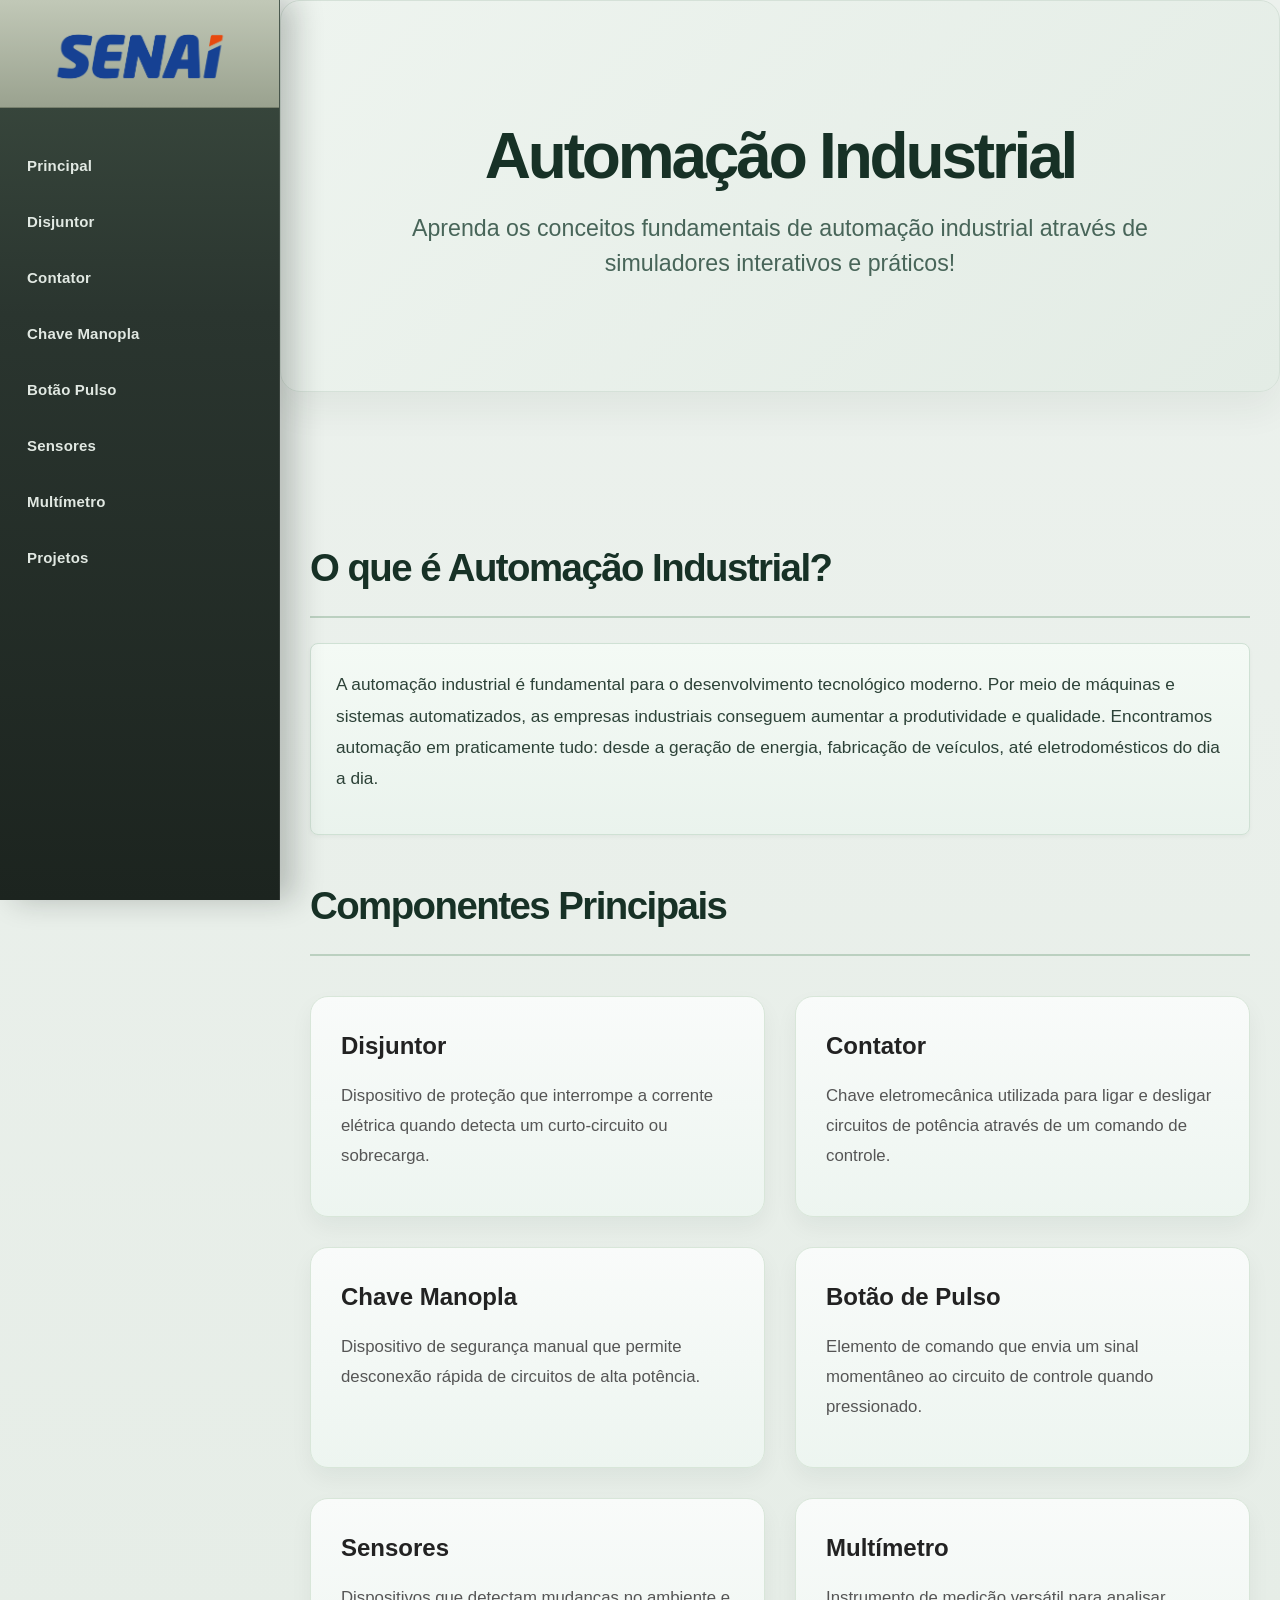
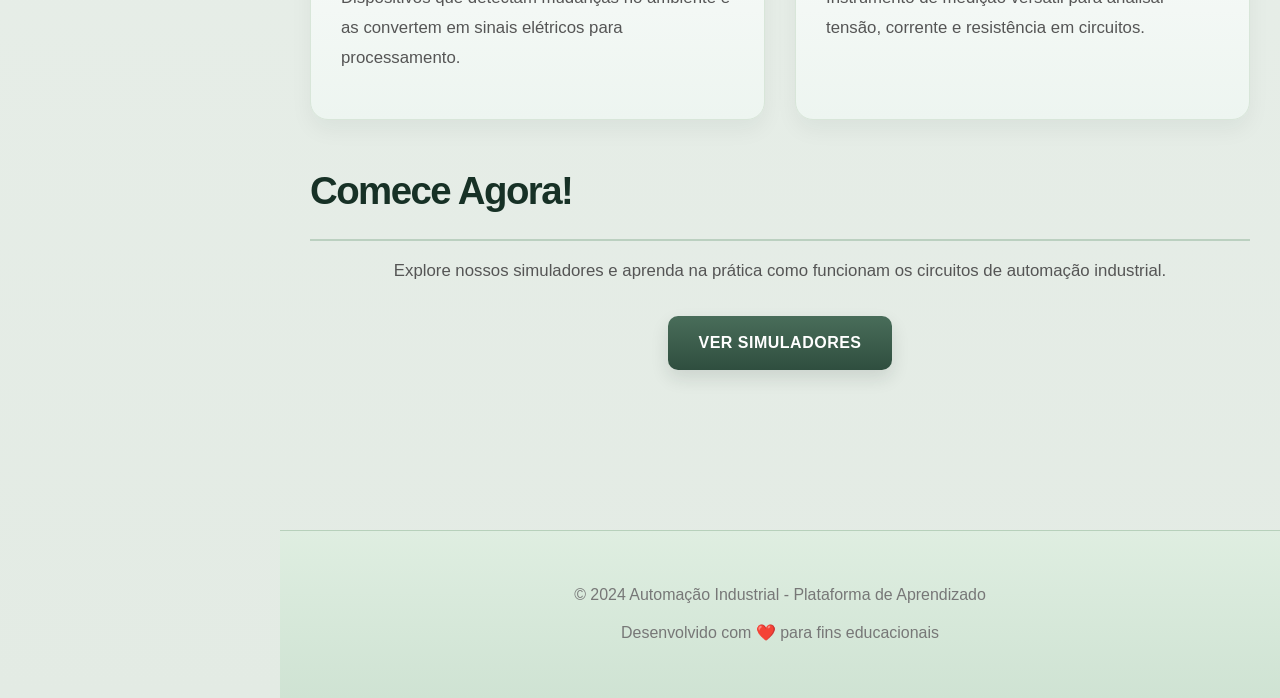
<file: index.html>
<!DOCTYPE html>
<html lang="pt-BR">
<head>
    <meta charset="UTF-8">
    <meta name="viewport" content="width=device-width, initial-scale=1.0">
    <link rel="stylesheet" href="style.css">
    <link rel="stylesheet" href="videos.css">
    <title>Automação Industrial - Simuladores Profissionais</title>
</head>
<body>
    <header>

        <div class="sidebar-logo">
            <img src="./IMG/senail  logo.png" alt="Logo SESI SENAI">
        </div>
        <nav>
            <a href="./index.html">Principal</a>
            <a href="./HTML/disjuntor.html">Disjuntor</a>
            <a href="./HTML/contador.html">Contator</a>
            <a href="./HTML/chave_manopla.html">Chave Manopla</a>
            <a href="./HTML/botao_pulso.html">Botão Pulso</a>
            <a href="./HTML/sensores.html">Sensores</a>
            <a href="./HTML/multímetro.html">Multímetro</a>
            <a href="./projetos.html">Projetos</a>
        </nav>
    </header>
    
    <div class="hero">
        <h1>Automação Industrial</h1>
        <p>Aprenda os conceitos fundamentais de automação industrial através de simuladores interativos e práticos!</p>
    </div>

    <div class="container">
        <h2>O que é Automação Industrial?</h2>
        <div class="info-box">
            <p>
                A automação industrial é fundamental para o desenvolvimento tecnológico moderno. 
                Por meio de máquinas e sistemas automatizados, as empresas industriais conseguem 
                aumentar a produtividade e qualidade. Encontramos automação em praticamente tudo: 
                desde a geração de energia, fabricação de veículos, até eletrodomésticos do dia a dia.
            </p>
        </div>

        <h2>Componentes Principais</h2>
        <div class="grid-container">
            <div class="card">
                <h3>Disjuntor</h3>
                <p>Dispositivo de proteção que interrompe a corrente elétrica quando detecta um curto-circuito ou sobrecarga.</p>
            </div>
            <div class="card">
                <h3>Contator</h3>
                <p>Chave eletromecânica utilizada para ligar e desligar circuitos de potência através de um comando de controle.</p>
            </div>
            <div class="card">
                <h3>Chave Manopla</h3>
                <p>Dispositivo de segurança manual que permite desconexão rápida de circuitos de alta potência.</p>
            </div>
            <div class="card">
                <h3>Botão de Pulso</h3>
                <p>Elemento de comando que envia um sinal momentâneo ao circuito de controle quando pressionado.</p>
            </div>
            <div class="card">
                <h3>Sensores</h3>
                <p>Dispositivos que detectam mudanças no ambiente e as convertem em sinais elétricos para processamento.</p>
            </div>
            <div class="card">
                <h3>Multímetro</h3>
                <p>Instrumento de medição versátil para analisar tensão, corrente e resistência em circuitos.</p>
            </div>
        </div>

        <h2>Comece Agora!</h2>
        <p style="text-align: center; margin-bottom: 30px;">Explore nossos simuladores e aprenda na prática como funcionam os circuitos de automação industrial.</p>
        <div style="text-align: center;">
            <a href="./projetos.html" class="btn">Ver Simuladores</a>
        </div>
    </div>

    <footer>
        <p>&copy; 2024 Automação Industrial - Plataforma de Aprendizado</p>
        <p>Desenvolvido com ❤️ para fins educacionais</p>
    </footer>
</body>
</html>
</file>
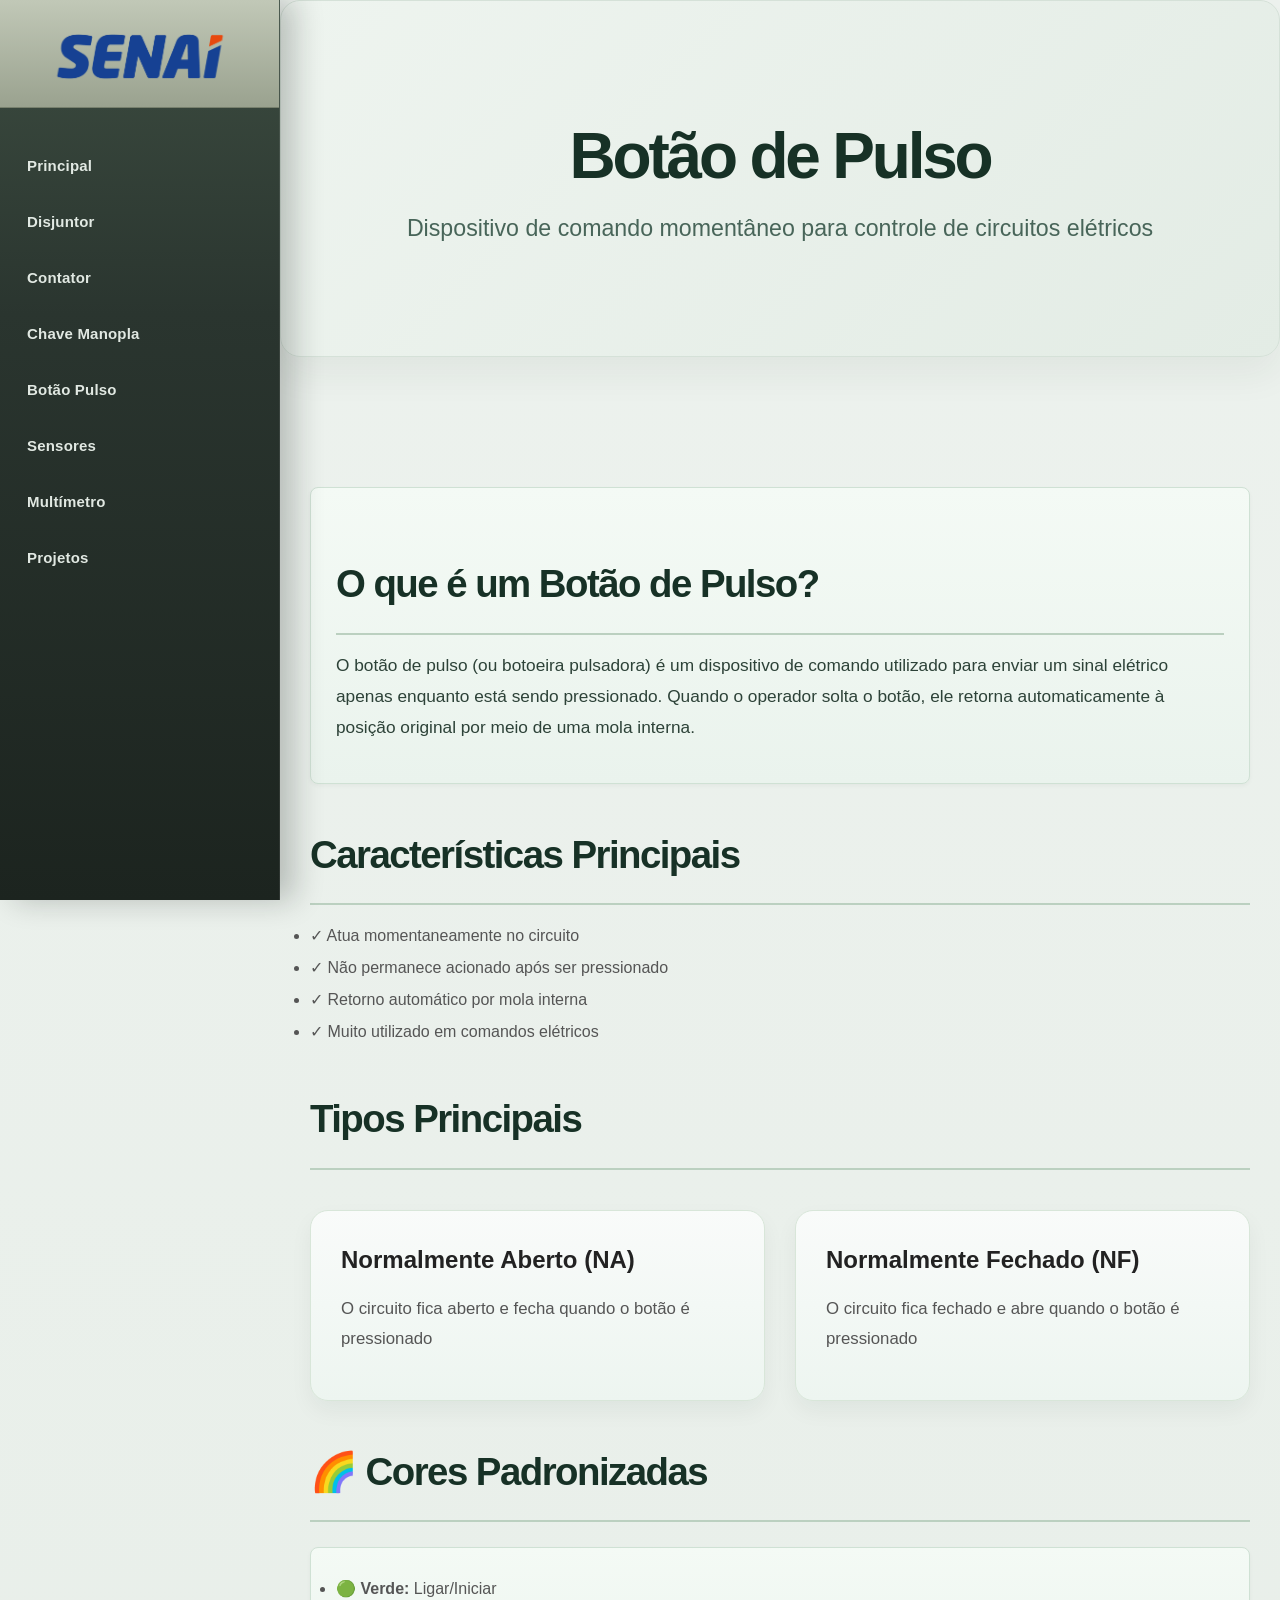
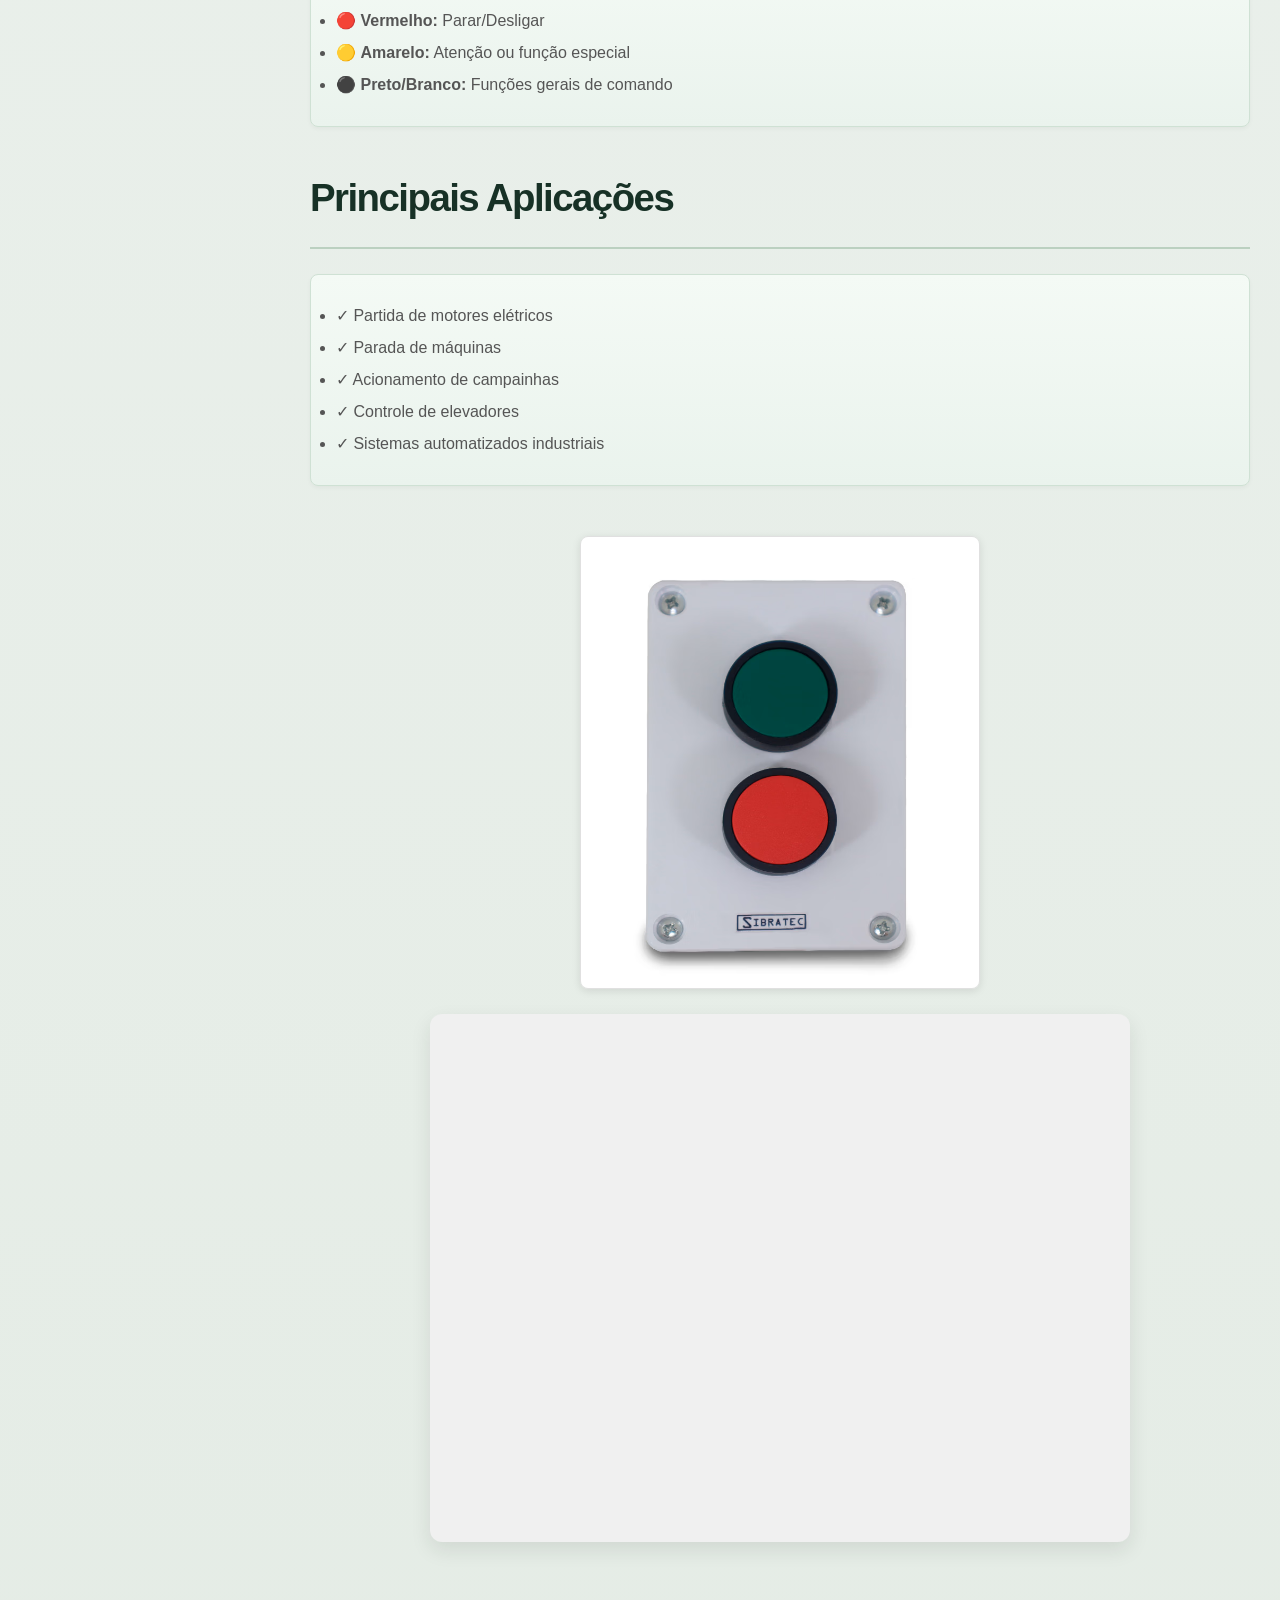
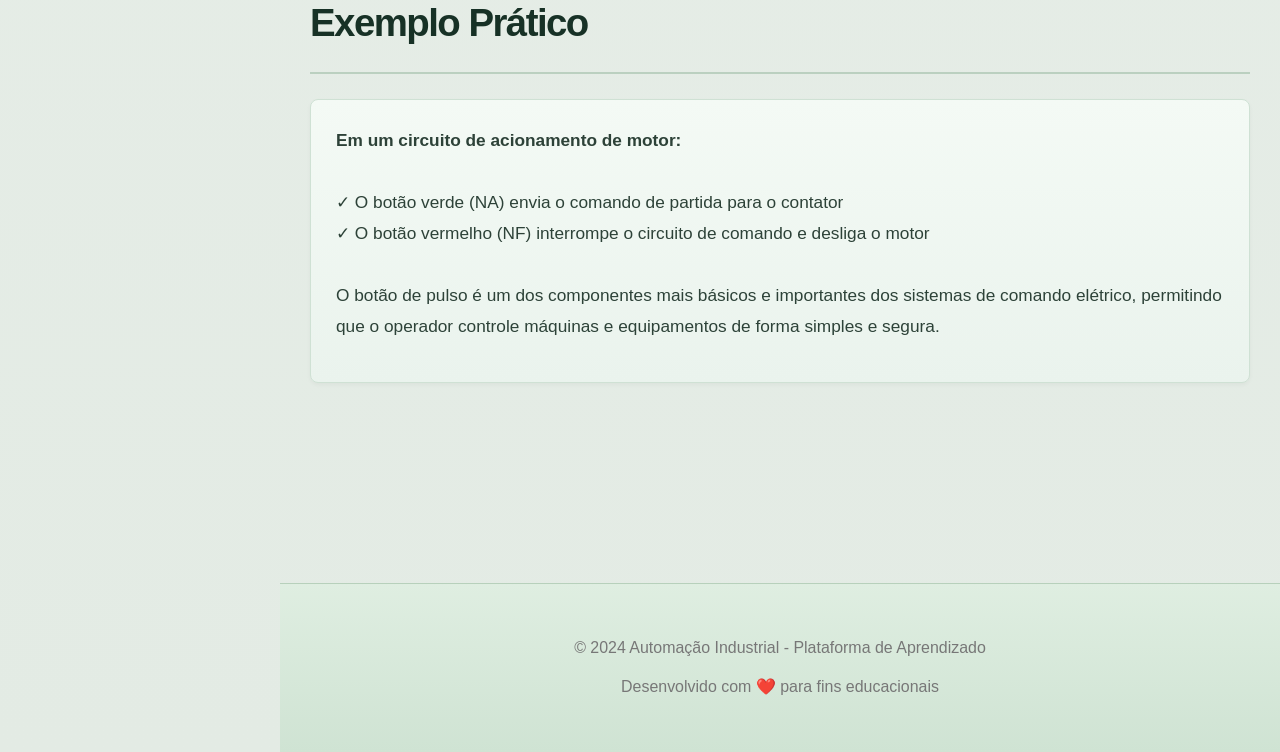
<file: HTML/botao_pulso.html>
<!DOCTYPE html>
<html lang="pt-BR">
<head>
    <meta charset="UTF-8">
    <meta name="viewport" content="width=device-width, initial-scale=1.0">
    <link rel="stylesheet" href="../style.css">
    <link rel="stylesheet" href="../videos.css">
    <title>Botão de Pulso - Automação Industrial</title>
</head>
<body>
    <header>
        <div class="sidebar-logo">
            <img src="../IMG/senail  logo.png" alt="Logo SESI SENAI">
        </div>
        <nav>
            <a href="../index.html">Principal</a>
            <a href="./disjuntor.html">Disjuntor</a>
            <a href="./contador.html">Contator</a>
            <a href="./chave_manopla.html">Chave Manopla</a>
            <a href="./botao_pulso.html">Botão Pulso</a>
            <a href="./sensores.html">Sensores</a>
            <a href="./multímetro.html">Multímetro</a>
            <a href="../projetos.html">Projetos</a>
        </nav>
    </header>

    <div class="hero">
        <h1>Botão de Pulso</h1>
        <p>Dispositivo de comando momentâneo para controle de circuitos elétricos</p>
    </div>

    <div class="container">
        <div class="info-box">
            <h2>O que é um Botão de Pulso?</h2>
            <p>
                O botão de pulso (ou botoeira pulsadora) é um dispositivo de comando utilizado para enviar um sinal 
                elétrico apenas enquanto está sendo pressionado. Quando o operador solta o botão, ele retorna 
                automaticamente à posição original por meio de uma mola interna.
            </p>
        </div>

        <h2>Características Principais</h2>
        <ul style="line-height: 2; color: #d0d0e0;">
            <li>✓ Atua momentaneamente no circuito</li>
            <li>✓ Não permanece acionado após ser pressionado</li>
            <li>✓ Retorno automático por mola interna</li>
            <li>✓ Muito utilizado em comandos elétricos</li>
        </ul>

        <h2>Tipos Principais</h2>
        <div class="grid-container">
            <div class="card">
                <h3>Normalmente Aberto (NA)</h3>
                <p>O circuito fica aberto e fecha quando o botão é pressionado</p>
            </div>
            <div class="card">
                <h3>Normalmente Fechado (NF)</h3>
                <p>O circuito fica fechado e abre quando o botão é pressionado</p>
            </div>
        </div>

        <h2>🌈 Cores Padronizadas</h2>
        <div class="info-box">
            <ul style="line-height: 2; color: #d0d0e0;">
                <li>🟢 <strong>Verde:</strong> Ligar/Iniciar</li>
                <li>🔴 <strong>Vermelho:</strong> Parar/Desligar</li>
                <li>🟡 <strong>Amarelo:</strong> Atenção ou função especial</li>
                <li>⚫ <strong>Preto/Branco:</strong> Funções gerais de comando</li>
            </ul>
        </div>

        <h2>Principais Aplicações</h2>
        <div class="info-box">
            <ul style="line-height: 2; color: #d0d0e0;">
                <li>✓ Partida de motores elétricos</li>
                <li>✓ Parada de máquinas</li>
                <li>✓ Acionamento de campainhas</li>
                <li>✓ Controle de elevadores</li>
                <li>✓ Sistemas automatizados industriais</li>
            </ul>
        </div>

        <div style="text-align: center; margin: 50px 0;">
            <img src="./botao de puslo.png" alt="Botão de Pulso" style="max-width: 400px;">
            <div class="video-container">
                <iframe src="https://www.youtube.com/embed/8z-OCpffKlY?si=fjtAdilUs38qBARi" title="YouTube video player" frameborder="0" allow="accelerometer; autoplay; clipboard-write; encrypted-media; gyroscope; picture-in-picture; web-share" referrerpolicy="strict-origin-when-cross-origin" allowfullscreen></iframe>
            </div>
        </div>

        <h2>Exemplo Prático</h2>
        <div class="info-box">
            <p>
                <strong>Em um circuito de acionamento de motor:</strong><br><br>
                ✓ O botão verde (NA) envia o comando de partida para o contator<br>
                ✓ O botão vermelho (NF) interrompe o circuito de comando e desliga o motor<br><br>
                O botão de pulso é um dos componentes mais básicos e importantes dos sistemas de comando elétrico, 
                permitindo que o operador controle máquinas e equipamentos de forma simples e segura.
            </p>
        </div>

        <div style="text-align: center; margin-top: 40px;">
        
        </div>
    </div>

    <footer>
        <p>&copy; 2024 Automação Industrial - Plataforma de Aprendizado</p>
        <p>Desenvolvido com ❤️ para fins educacionais</p>
    </footer>
</body>
</html>
</file>
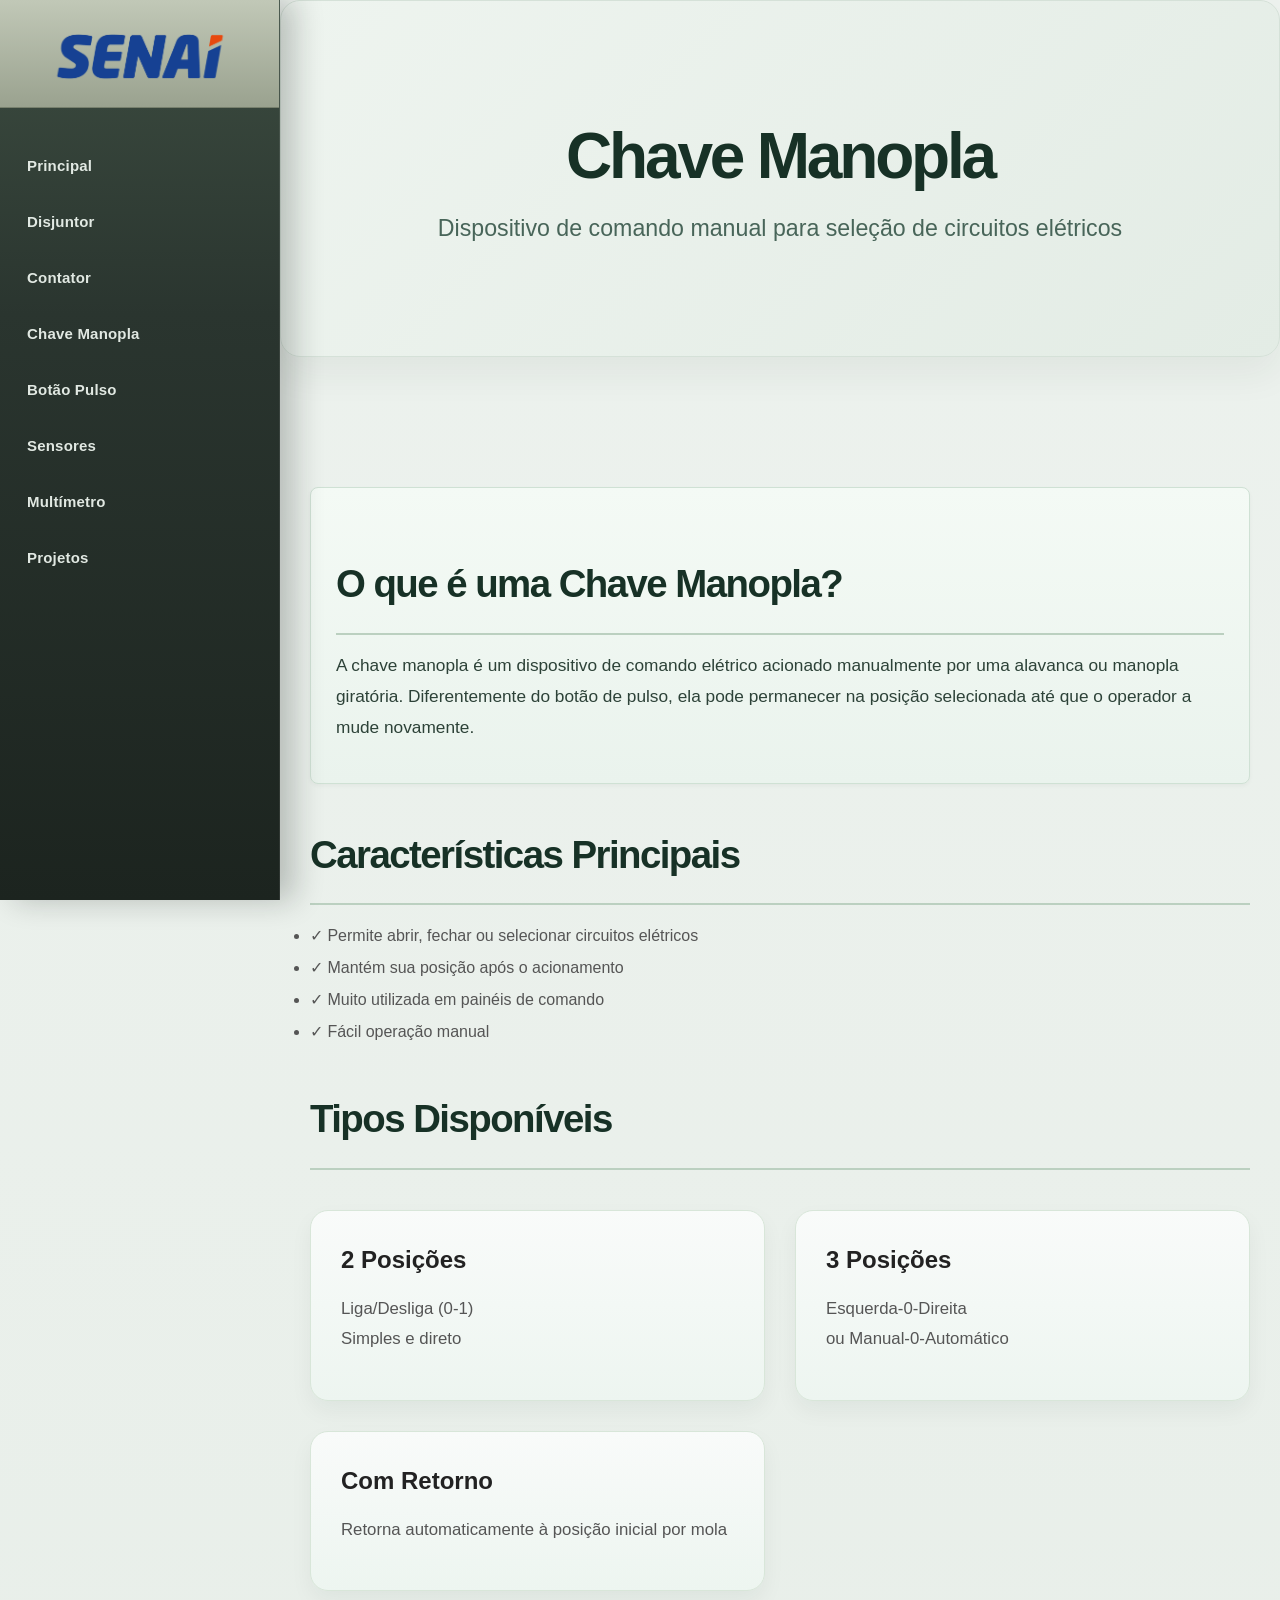
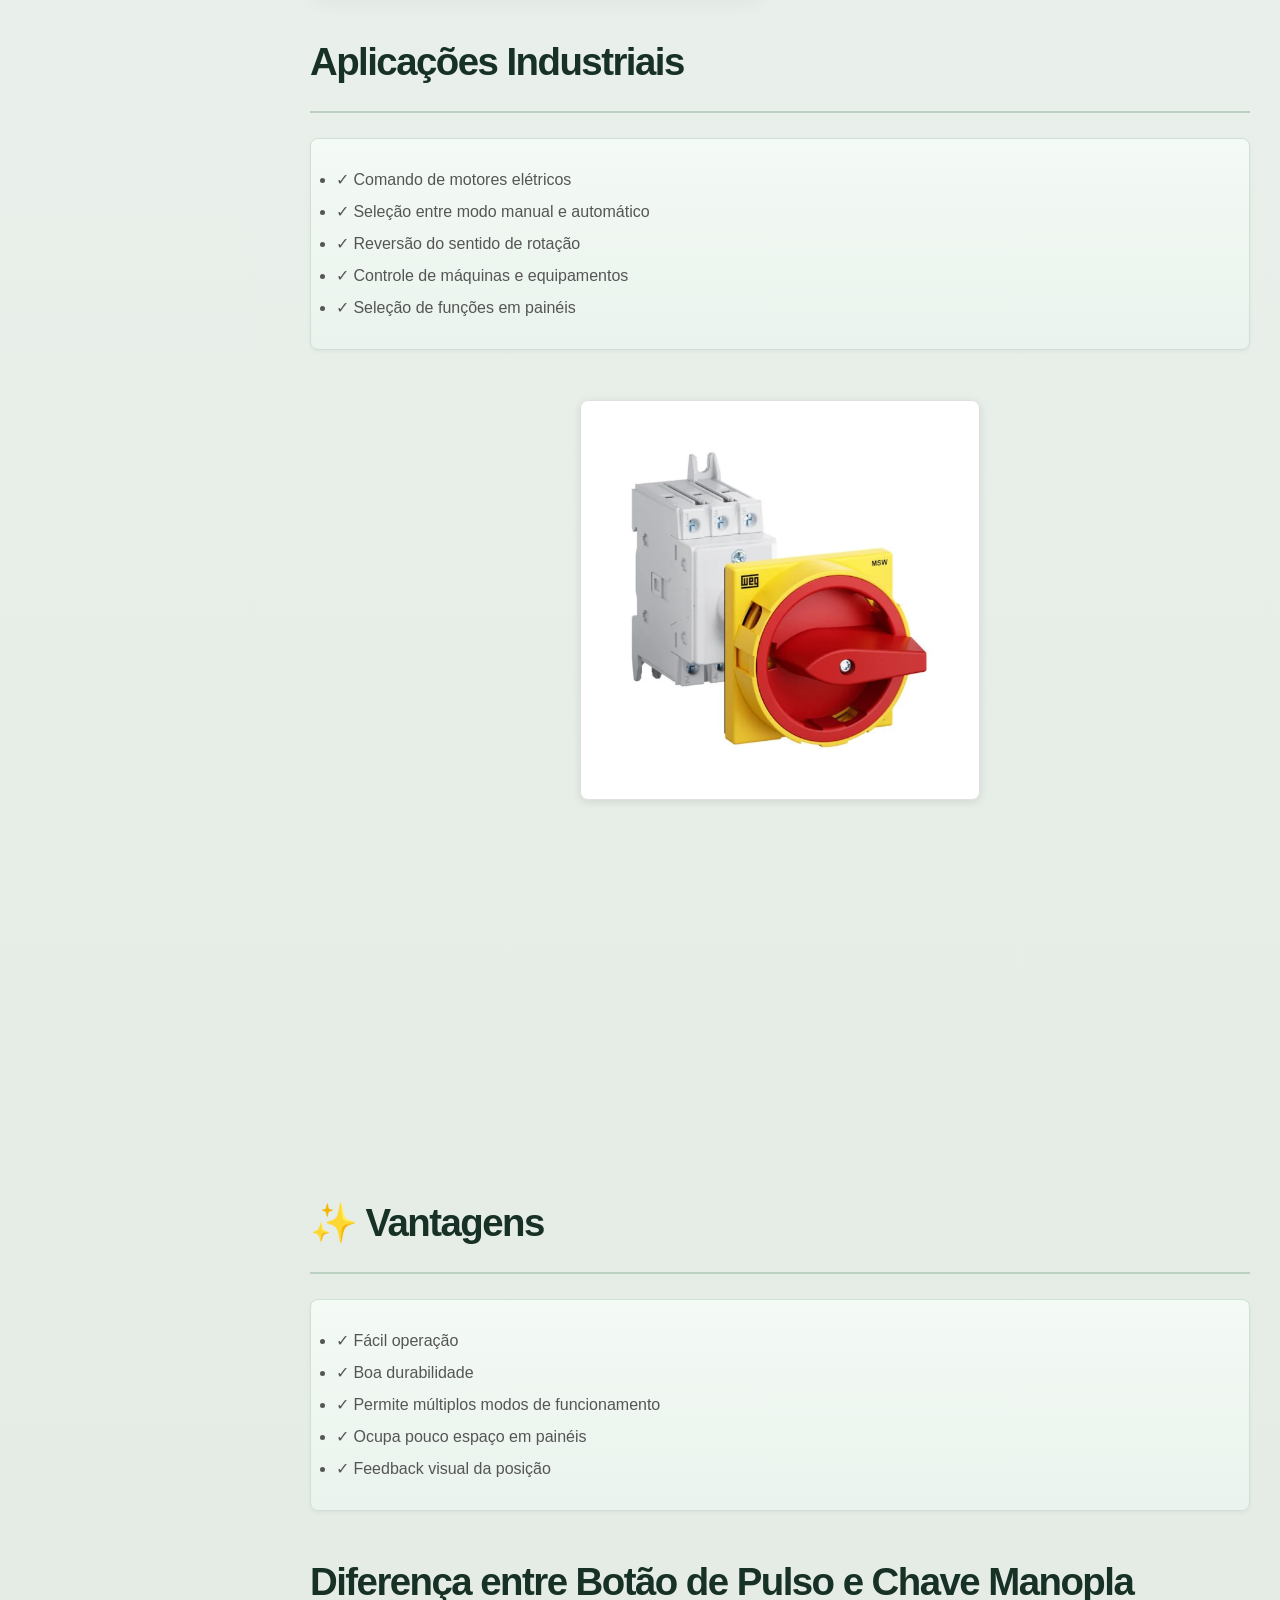
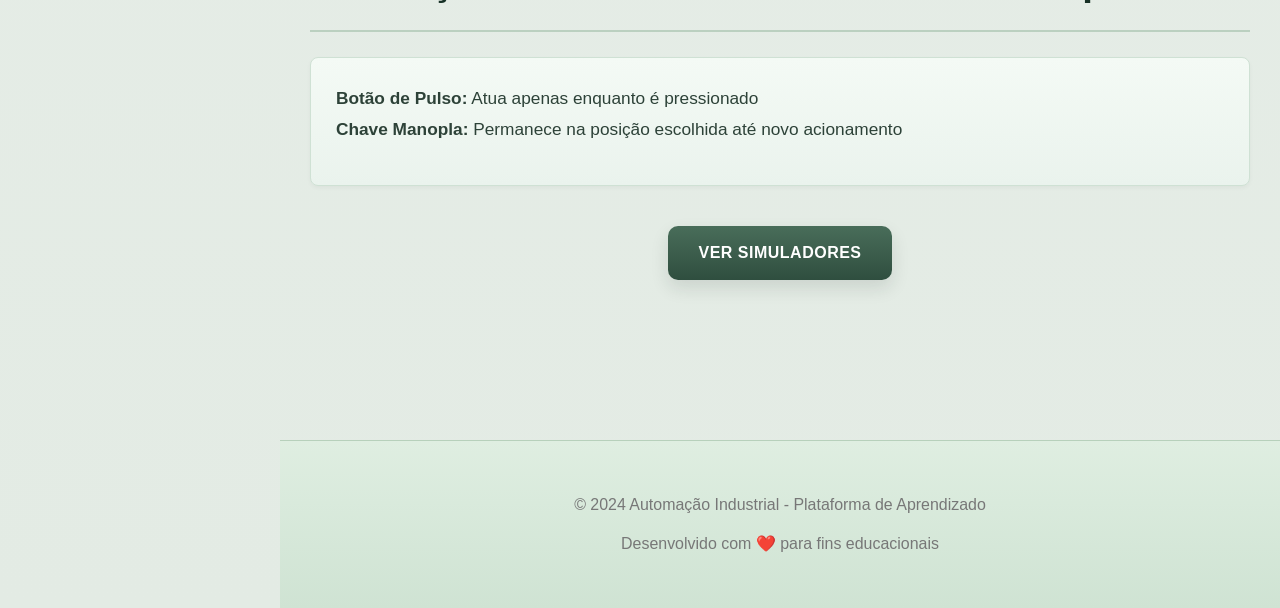
<file: HTML/chave_manopla.html>
<!DOCTYPE html>
<html lang="pt-BR">
<head>
    <meta charset="UTF-8">
    <meta name="viewport" content="width=device-width, initial-scale=1.0">
    <link rel="stylesheet" href="../style.css">
    <link rel="stylesheet" href="../videos.css">
    <title>Chave Manopla - Automação Industrial</title>
</head>
<body>
    <header>
        <div class="sidebar-logo">
            <img src="../IMG/senail  logo.png" alt="Logo SESI SENAI">
        </div>
        <nav>
            <a href="../index.html">Principal</a>
            <a href="./disjuntor.html">Disjuntor</a>
            <a href="./contador.html">Contator</a>
            <a href="./chave_manopla.html">Chave Manopla</a>
            <a href="./botao_pulso.html">Botão Pulso</a>
            <a href="./sensores.html">Sensores</a>
            <a href="./multímetro.html">Multímetro</a>
            <a href="../projetos.html">Projetos</a>
        </nav>
    </header>

    <div class="hero">
        <h1>Chave Manopla</h1>
        <p>Dispositivo de comando manual para seleção de circuitos elétricos</p>
    </div>

    <div class="container">
        <div class="info-box">
            <h2>O que é uma Chave Manopla?</h2>
            <p>
                A chave manopla é um dispositivo de comando elétrico acionado manualmente por uma alavanca ou manopla giratória. 
                Diferentemente do botão de pulso, ela pode permanecer na posição selecionada até que o operador a mude novamente.
            </p>
        </div>

        <h2>Características Principais</h2>
        <ul style="line-height: 2; color: #d0d0e0;">
            <li>✓ Permite abrir, fechar ou selecionar circuitos elétricos</li>
            <li>✓ Mantém sua posição após o acionamento</li>
            <li>✓ Muito utilizada em painéis de comando</li>
            <li>✓ Fácil operação manual</li>
        </ul>

        <h2>Tipos Disponíveis</h2>
        <div class="grid-container">
            <div class="card">
                <h3>2 Posições</h3>
                <p>Liga/Desliga (0-1)<br>Simples e direto</p>
            </div>
            <div class="card">
                <h3>3 Posições</h3>
                <p>Esquerda-0-Direita<br>ou Manual-0-Automático</p>
            </div>
            <div class="card">
                <h3>Com Retorno</h3>
                <p>Retorna automaticamente à posição inicial por mola</p>
            </div>
        </div>

        <h2>Aplicações Industriais</h2>
        <div class="info-box">
            <ul style="line-height: 2; color: #d0d0e0;">
                <li>✓ Comando de motores elétricos</li>
                <li>✓ Seleção entre modo manual e automático</li>
                <li>✓ Reversão do sentido de rotação</li>
                <li>✓ Controle de máquinas e equipamentos</li>
                <li>✓ Seleção de funções em painéis</li>
            </ul>
        </div>

        <div style="text-align: center; margin: 50px 0;">
            <img src="./chave manopla.png" alt="Chave Manopla" style="max-width: 400px;">
        <iframe width="560" height="315" src="https://www.youtube.com/embed/xZl8q7Axfsw?si=_UdChJ7sJCxcrBFl" title="YouTube video player" frameborder="0" allow="accelerometer; autoplay; clipboard-write; encrypted-media; gyroscope; picture-in-picture; web-share" referrerpolicy="strict-origin-when-cross-origin" allowfullscreen></iframe></iframe>
        </div>

        <h2>✨ Vantagens</h2>
        <div class="info-box">
            <ul style="line-height: 2; color: #d0d0e0;">
                <li>✓ Fácil operação</li>
                <li>✓ Boa durabilidade</li>
                <li>✓ Permite múltiplos modos de funcionamento</li>
                <li>✓ Ocupa pouco espaço em painéis</li>
                <li>✓ Feedback visual da posição</li>
            </ul>
        </div>

        <h2>Diferença entre Botão de Pulso e Chave Manopla</h2>
        <div class="info-box">
            <p>
                <strong>Botão de Pulso:</strong> Atua apenas enquanto é pressionado<br>
                <strong>Chave Manopla:</strong> Permanece na posição escolhida até novo acionamento
            </p>
        </div>

        <div style="text-align: center; margin-top: 40px;">
            <a href="../projetos.html" class="btn">Ver Simuladores</a>
        </div>
    </div>

    <footer>
        <p>&copy; 2024 Automação Industrial - Plataforma de Aprendizado</p>
        <p>Desenvolvido com ❤️ para fins educacionais</p>
    </footer>
</body>
</html>
</file>
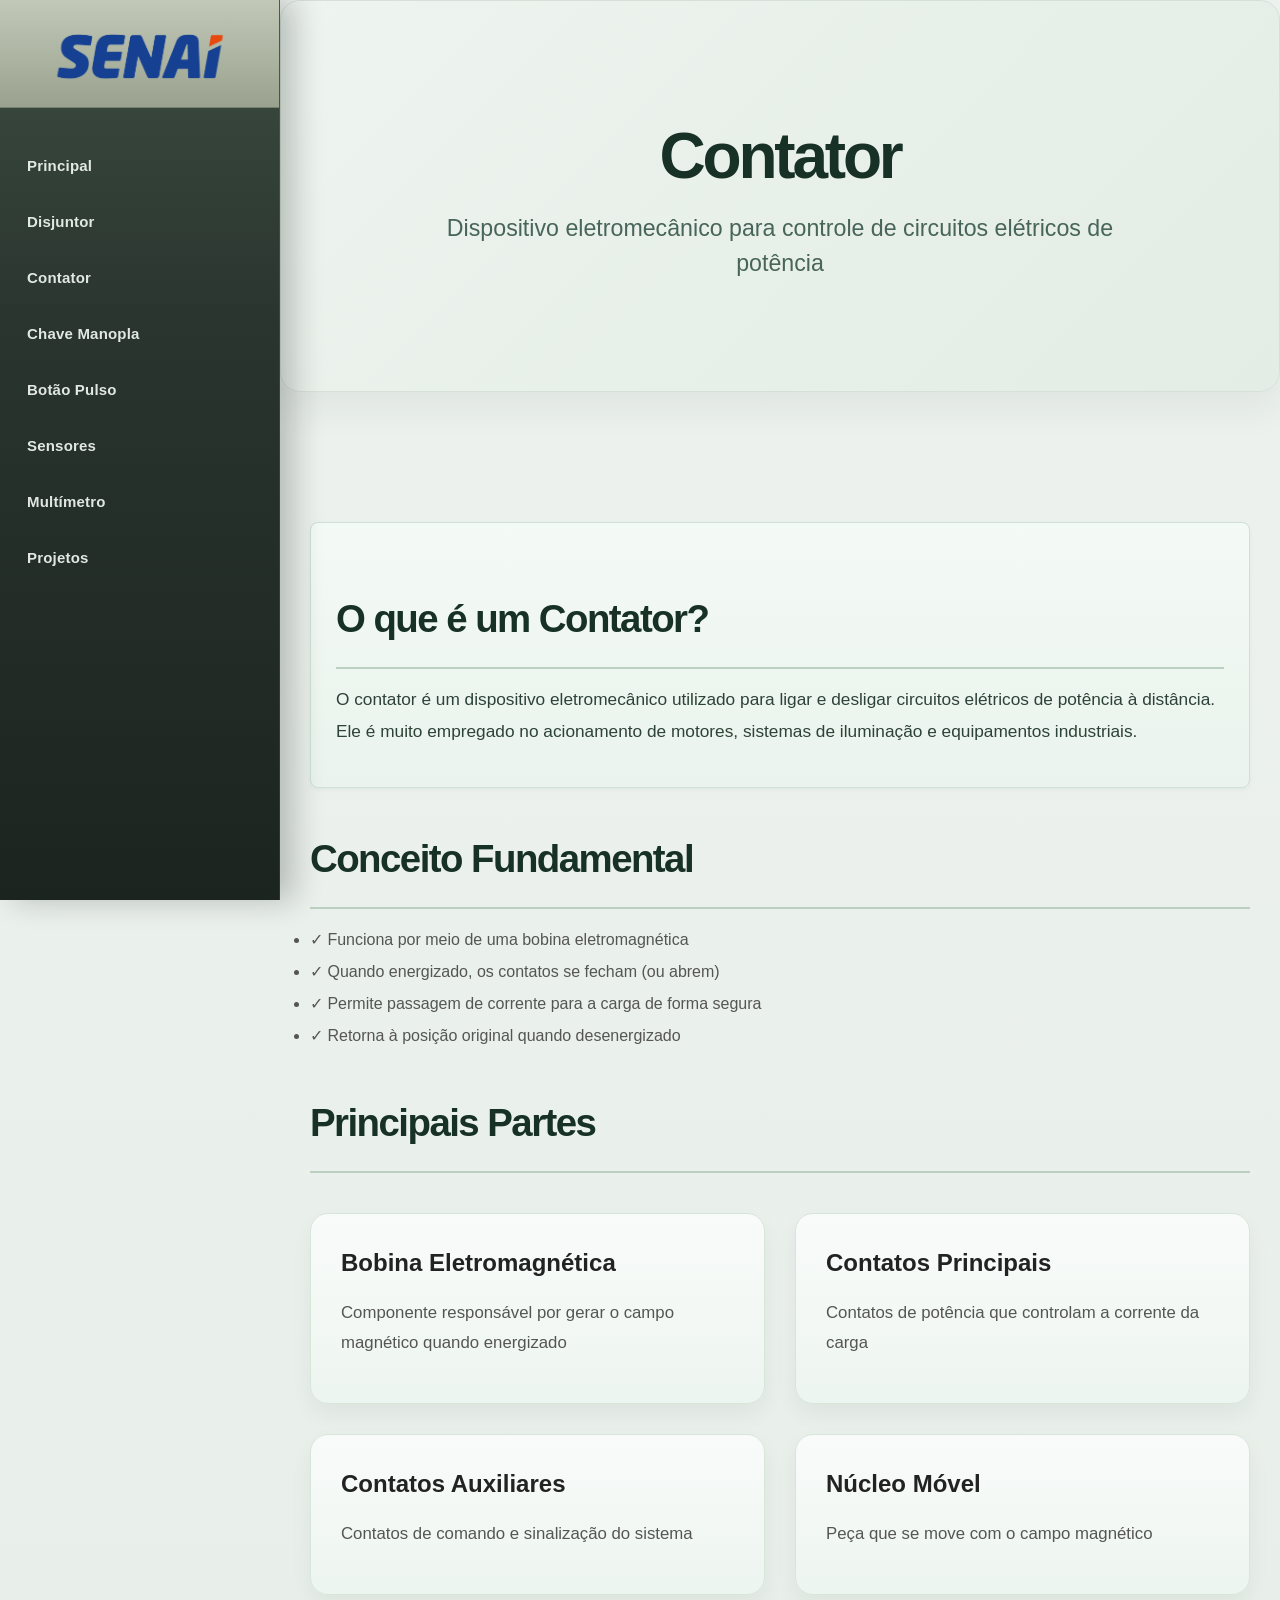
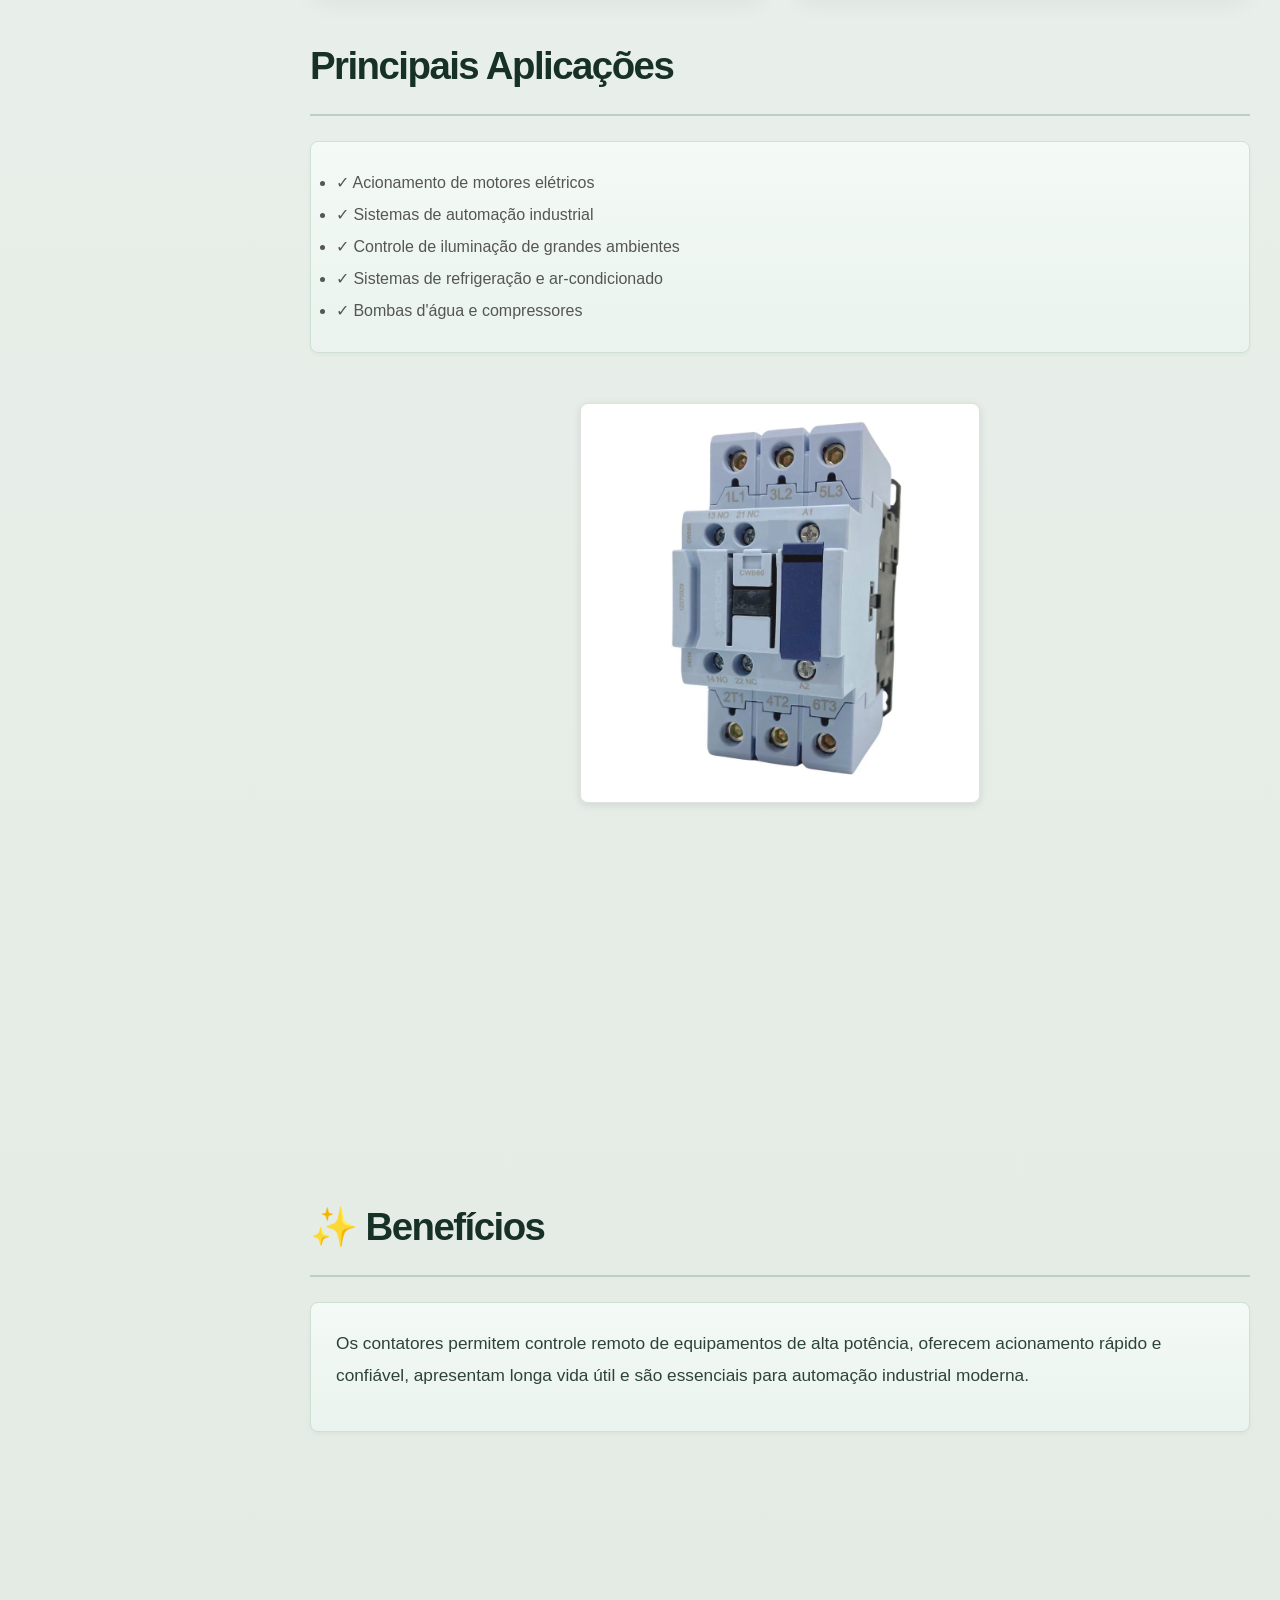
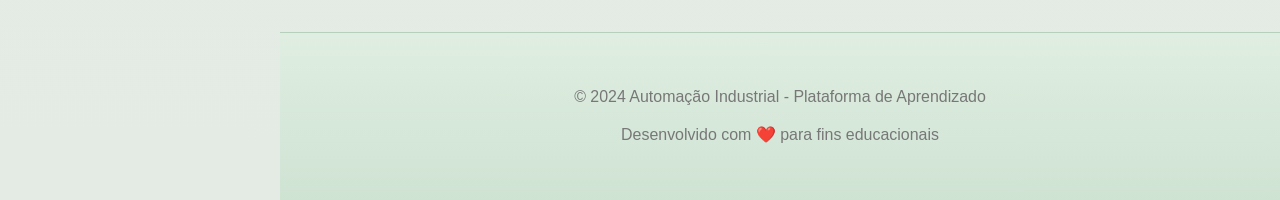
<file: HTML/contador.html>
<!DOCTYPE html>
<html lang="pt-BR">
<head>
    <meta charset="UTF-8">
    <meta name="viewport" content="width=device-width, initial-scale=1.0">
    <link rel="stylesheet" href="../style.css">
    <link rel="stylesheet" href="../videos.css">
    <title>Contator - Automação Industrial</title>
</head>
<body>
    <header>
        <div class="sidebar-logo">
            <img src="../IMG/senail  logo.png" alt="Logo SESI SENAI">
        </div>
        <nav>
            <a href="../index.html">Principal</a>
            <a href="./disjuntor.html">Disjuntor</a>
            <a href="./contador.html">Contator</a>
            <a href="./chave_manopla.html">Chave Manopla</a>
            <a href="./botao_pulso.html">Botão Pulso</a>
            <a href="./sensores.html">Sensores</a>
            <a href="./multímetro.html">Multímetro</a>
            <a href="../projetos.html">Projetos</a>
        </nav>
    </header>

    <div class="hero">
        <h1>Contator</h1>
        <p>Dispositivo eletromecânico para controle de circuitos elétricos de potência</p>
    </div>

    <div class="container">
        <div class="info-box">
            <h2>O que é um Contator?</h2>
            <p>
                O contator é um dispositivo eletromecânico utilizado para ligar e desligar circuitos elétricos 
                de potência à distância. Ele é muito empregado no acionamento de motores, sistemas de iluminação 
                e equipamentos industriais.
            </p>
        </div>

        <h2>Conceito Fundamental</h2>
        <ul style="line-height: 2; color: #d0d0e0;">
            <li>✓ Funciona por meio de uma bobina eletromagnética</li>
            <li>✓ Quando energizado, os contatos se fecham (ou abrem)</li>
            <li>✓ Permite passagem de corrente para a carga de forma segura</li>
            <li>✓ Retorna à posição original quando desenergizado</li>
        </ul>

        <h2>Principais Partes</h2>
        <div class="grid-container">
            <div class="card">
                <h3>Bobina Eletromagnética</h3>
                <p>Componente responsável por gerar o campo magnético quando energizado</p>
            </div>
            <div class="card">
                <h3>Contatos Principais</h3>
                <p>Contatos de potência que controlam a corrente da carga</p>
            </div>
            <div class="card">
                <h3>Contatos Auxiliares</h3>
                <p>Contatos de comando e sinalização do sistema</p>
            </div>
            <div class="card">
                <h3>Núcleo Móvel</h3>
                <p>Peça que se move com o campo magnético</p>
            </div>
        </div>

        <h2>Principais Aplicações</h2>
        <div class="info-box">
            <ul style="line-height: 2; color: #d0d0e0;">
                <li>✓ Acionamento de motores elétricos</li>
                <li>✓ Sistemas de automação industrial</li>
                <li>✓ Controle de iluminação de grandes ambientes</li>
                <li>✓ Sistemas de refrigeração e ar-condicionado</li>
                <li>✓ Bombas d'água e compressores</li>
            </ul>
        </div>

        <div style="text-align: center; margin: 50px 0;">
            <img src="./contator.png" alt="Contator" style="max-width: 400px;">
        <iframe  width="560" height="315" src="https://www.youtube.com/embed/YnC-y9YW3u4?si=SQzrGwTtlD1aGznk" title="YouTube video player" frameborder="0" allow="accelerometer; autoplay; clipboard-write; encrypted-media; gyroscope; picture-in-picture; web-share" referrerpolicy="strict-origin-when-cross-origin" allowfullscreen></iframe></iframe>
        </div>

        <h2>✨ Benefícios</h2>
        <div class="info-box">
            <p>
                Os contatores permitem controle remoto de equipamentos de alta potência, 
                oferecem acionamento rápido e confiável, apresentam longa vida útil e 
                são essenciais para automação industrial moderna.
            </p>
        </div>

        <div style="text-align: center; margin-top: 40px;">
            
        </div>
    </div>

    <footer>
        <p>&copy; 2024 Automação Industrial - Plataforma de Aprendizado</p>
        <p>Desenvolvido com ❤️ para fins educacionais</p>
    </footer>
</body>
</html>
</file>
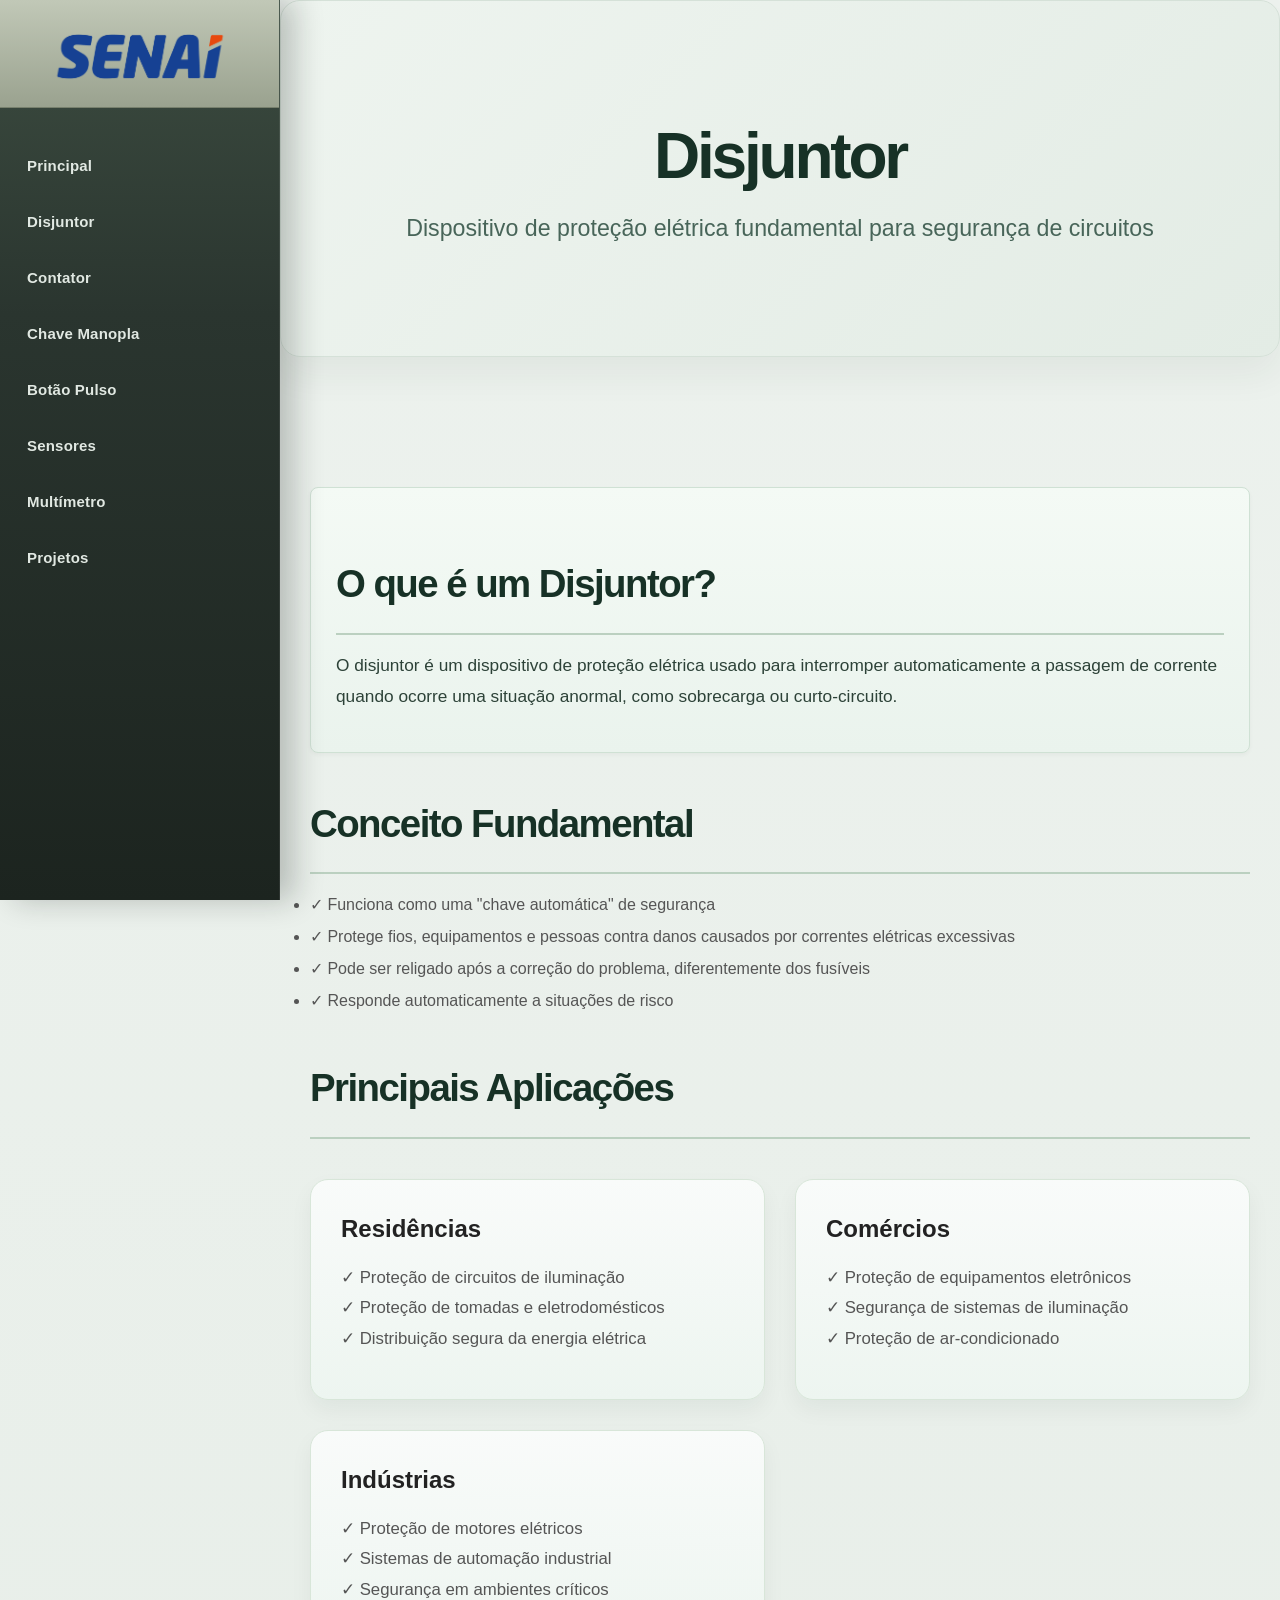
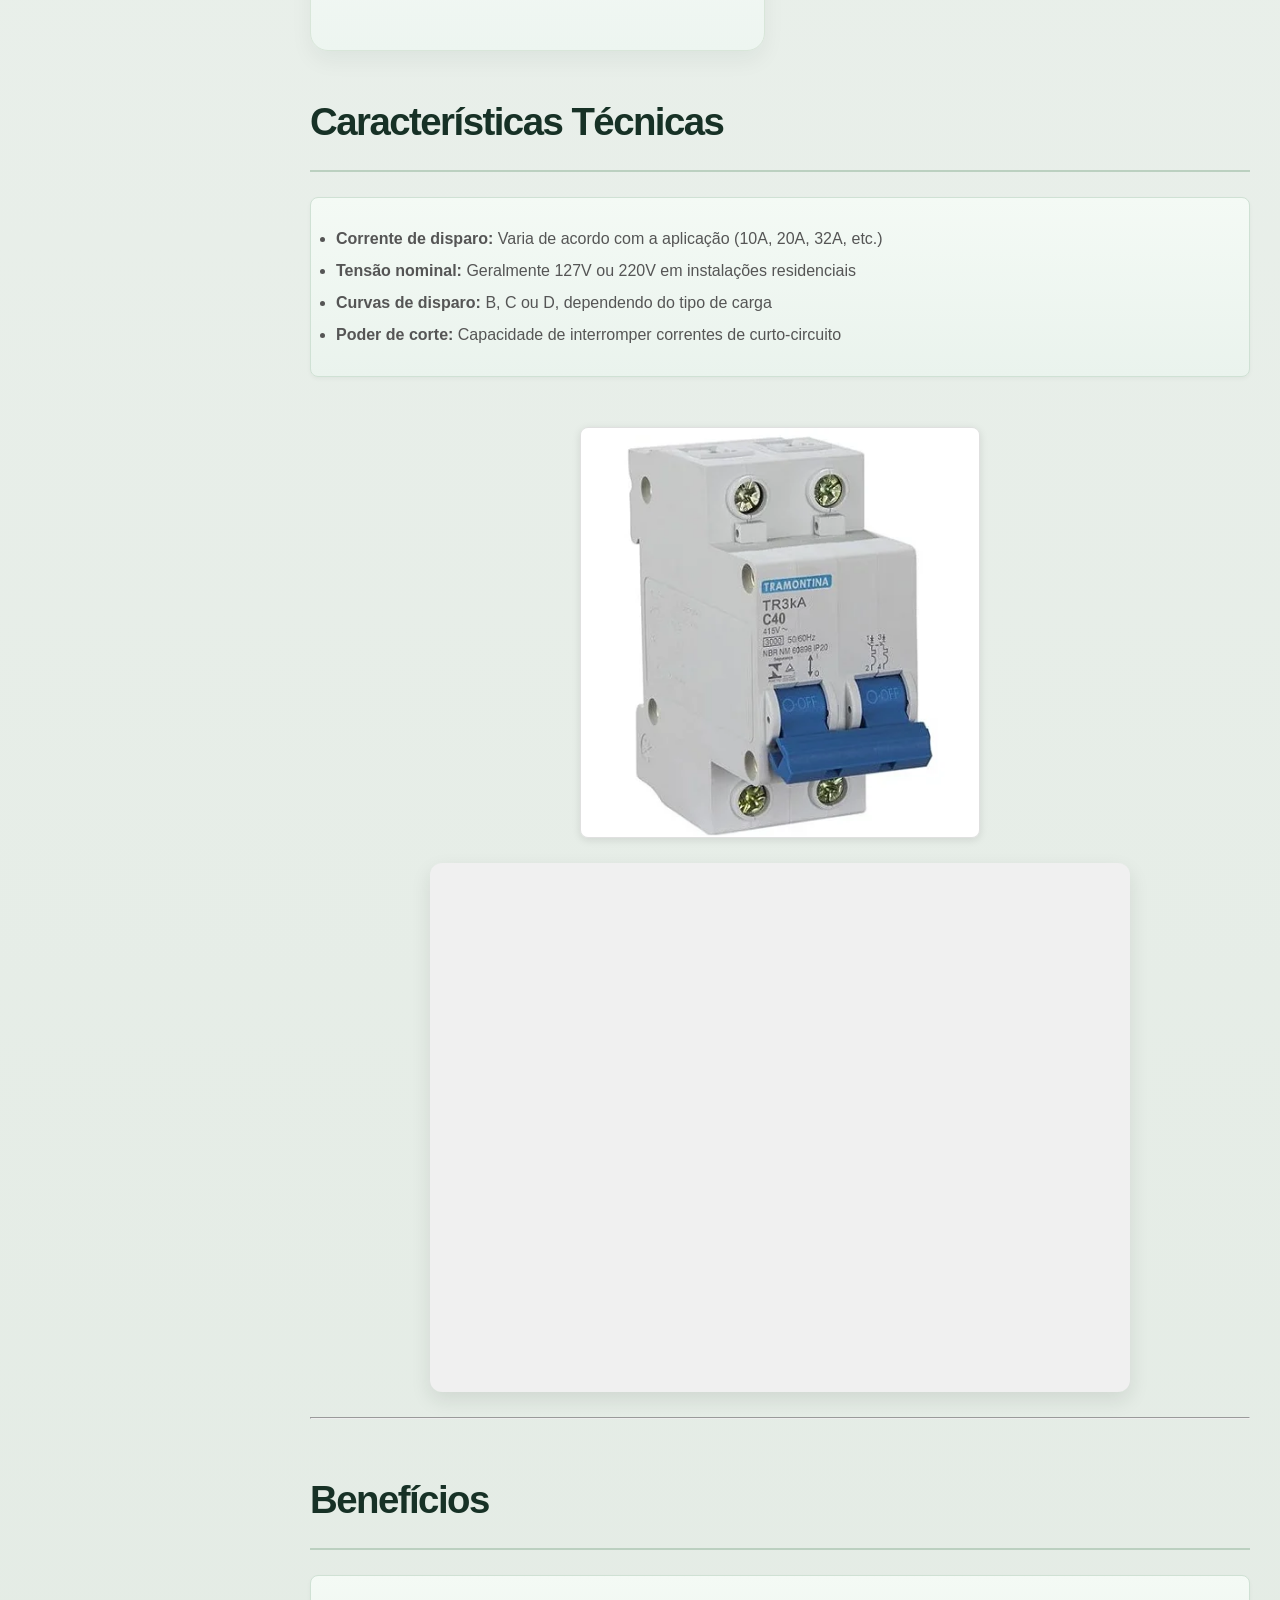
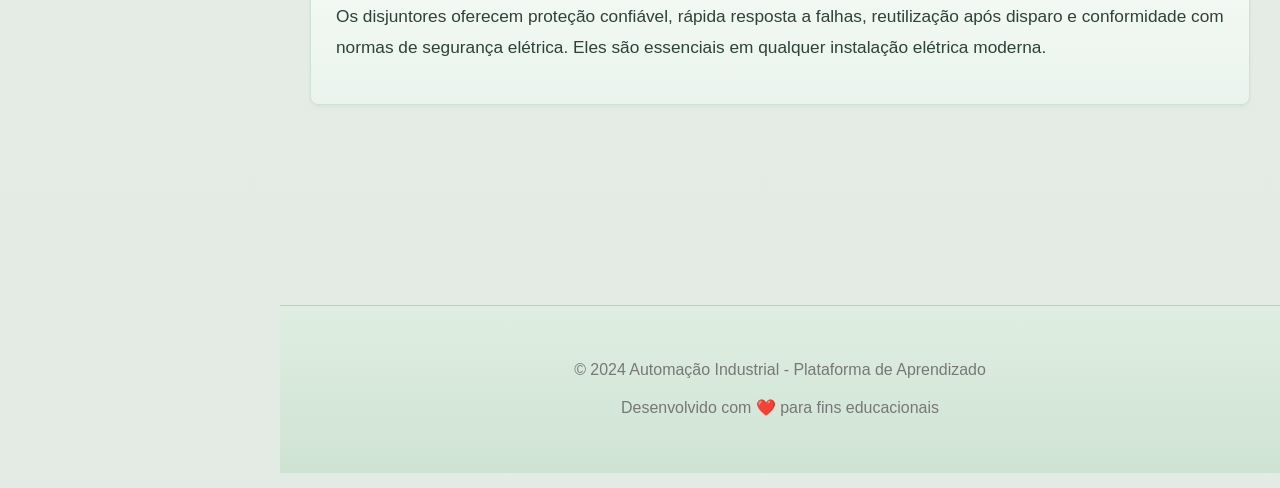
<file: HTML/disjuntor.html>
<!DOCTYPE html>
<html lang="pt-BR">
<head>
    <meta charset="UTF-8">
    <meta name="viewport" content="width=device-width, initial-scale=1.0">
    <link rel="stylesheet" href="../style.css">
    <link rel="stylesheet" href="../videos.css">
    <title>Disjuntor - Automação Industrial</title>
</head>
<body>
    <header>
        <div class="sidebar-logo">
            <img src="../IMG/senail  logo.png" alt="Logo SESI SENAI">
        </div>
        <nav>
            <a href="../index.html">Principal</a>
            <a href="./disjuntor.html">Disjuntor</a>
            <a href="./contador.html">Contator</a>
            <a href="./chave_manopla.html">Chave Manopla</a>
            <a href="./botao_pulso.html">Botão Pulso</a>
            <a href="./sensores.html">Sensores</a>
            <a href="./multímetro.html">Multímetro</a>
            <a href="../projetos.html">Projetos</a>
        </nav>
    </header>

    <div class="hero">
        <h1>Disjuntor</h1>
        <p>Dispositivo de proteção elétrica fundamental para segurança de circuitos</p>
    </div>

    <div class="container">
        <div class="info-box">
            <h2>O que é um Disjuntor?</h2>
            <p>
                O disjuntor é um dispositivo de proteção elétrica usado para interromper automaticamente 
                a passagem de corrente quando ocorre uma situação anormal, como sobrecarga ou curto-circuito.
            </p>
        </div>

        <h2>Conceito Fundamental</h2>
        <ul style="line-height: 2; color: #d0d0e0;">
            <li>✓ Funciona como uma "chave automática" de segurança</li>
            <li>✓ Protege fios, equipamentos e pessoas contra danos causados por correntes elétricas excessivas</li>
            <li>✓ Pode ser religado após a correção do problema, diferentemente dos fusíveis</li>
            <li>✓ Responde automaticamente a situações de risco</li>
        </ul>

        <h2>Principais Aplicações</h2>
        <div class="grid-container">
            <div class="card">
                <h3>Residências</h3>
                <p>
                    ✓ Proteção de circuitos de iluminação<br>
                    ✓ Proteção de tomadas e eletrodomésticos<br>
                    ✓ Distribuição segura da energia elétrica
                </p>
            </div>
            <div class="card">
                <h3>Comércios</h3>
                <p>
                    ✓ Proteção de equipamentos eletrônicos<br>
                    ✓ Segurança de sistemas de iluminação<br>
                    ✓ Proteção de ar-condicionado
                </p>
            </div>
            <div class="card">
                <h3>Indústrias</h3>
                <p>
                    ✓ Proteção de motores elétricos<br>
                    ✓ Sistemas de automação industrial<br>
                    ✓ Segurança em ambientes críticos
                </p>
            </div>
        </div>

        <h2>Características Técnicas</h2>
        <div class="info-box">
            <ul style="line-height: 2; color: #d0d0e0;">
                <li><strong>Corrente de disparo:</strong> Varia de acordo com a aplicação (10A, 20A, 32A, etc.)</li>
                <li><strong>Tensão nominal:</strong> Geralmente 127V ou 220V em instalações residenciais</li>
                <li><strong>Curvas de disparo:</strong> B, C ou D, dependendo do tipo de carga</li>
                <li><strong>Poder de corte:</strong> Capacidade de interromper correntes de curto-circuito</li>
            </ul>
        </div>

        <div style="text-align: center; margin: 50px 0;">
            <img src="./disjuntor.png" alt="Disjuntor" style="max-width: 400px;">
            <div class="video-container">
                <iframe src="https://www.youtube.com/embed/OR4USc2mf-U?si=qDXxR3N5cQ7u2yoD" title="YouTube video player" frameborder="0" allow="accelerometer; autoplay; clipboard-write; encrypted-media; gyroscope; picture-in-picture; web-share" referrerpolicy="strict-origin-when-cross-origin" allowfullscreen></iframe>
            </div>
            <hr>
        </div>

        <h2> Benefícios</h2>
        <div class="info-box">
            <p>
                Os disjuntores oferecem proteção confiável, rápida resposta a falhas, 
                reutilização após disparo e conformidade com normas de segurança elétrica. 
                Eles são essenciais em qualquer instalação elétrica moderna.
            </p>
        </div>

        <div style="text-align: center; margin-top: 40px;">
            
        </div>
    </div>

    <footer>
        <p>&copy; 2024 Automação Industrial - Plataforma de Aprendizado</p>
        <p>Desenvolvido com ❤️ para fins educacionais</p>
    </footer>
</body>
</html>
                
            </p>
          
          </section>
        </div>
    
</body>
</html>
</file>
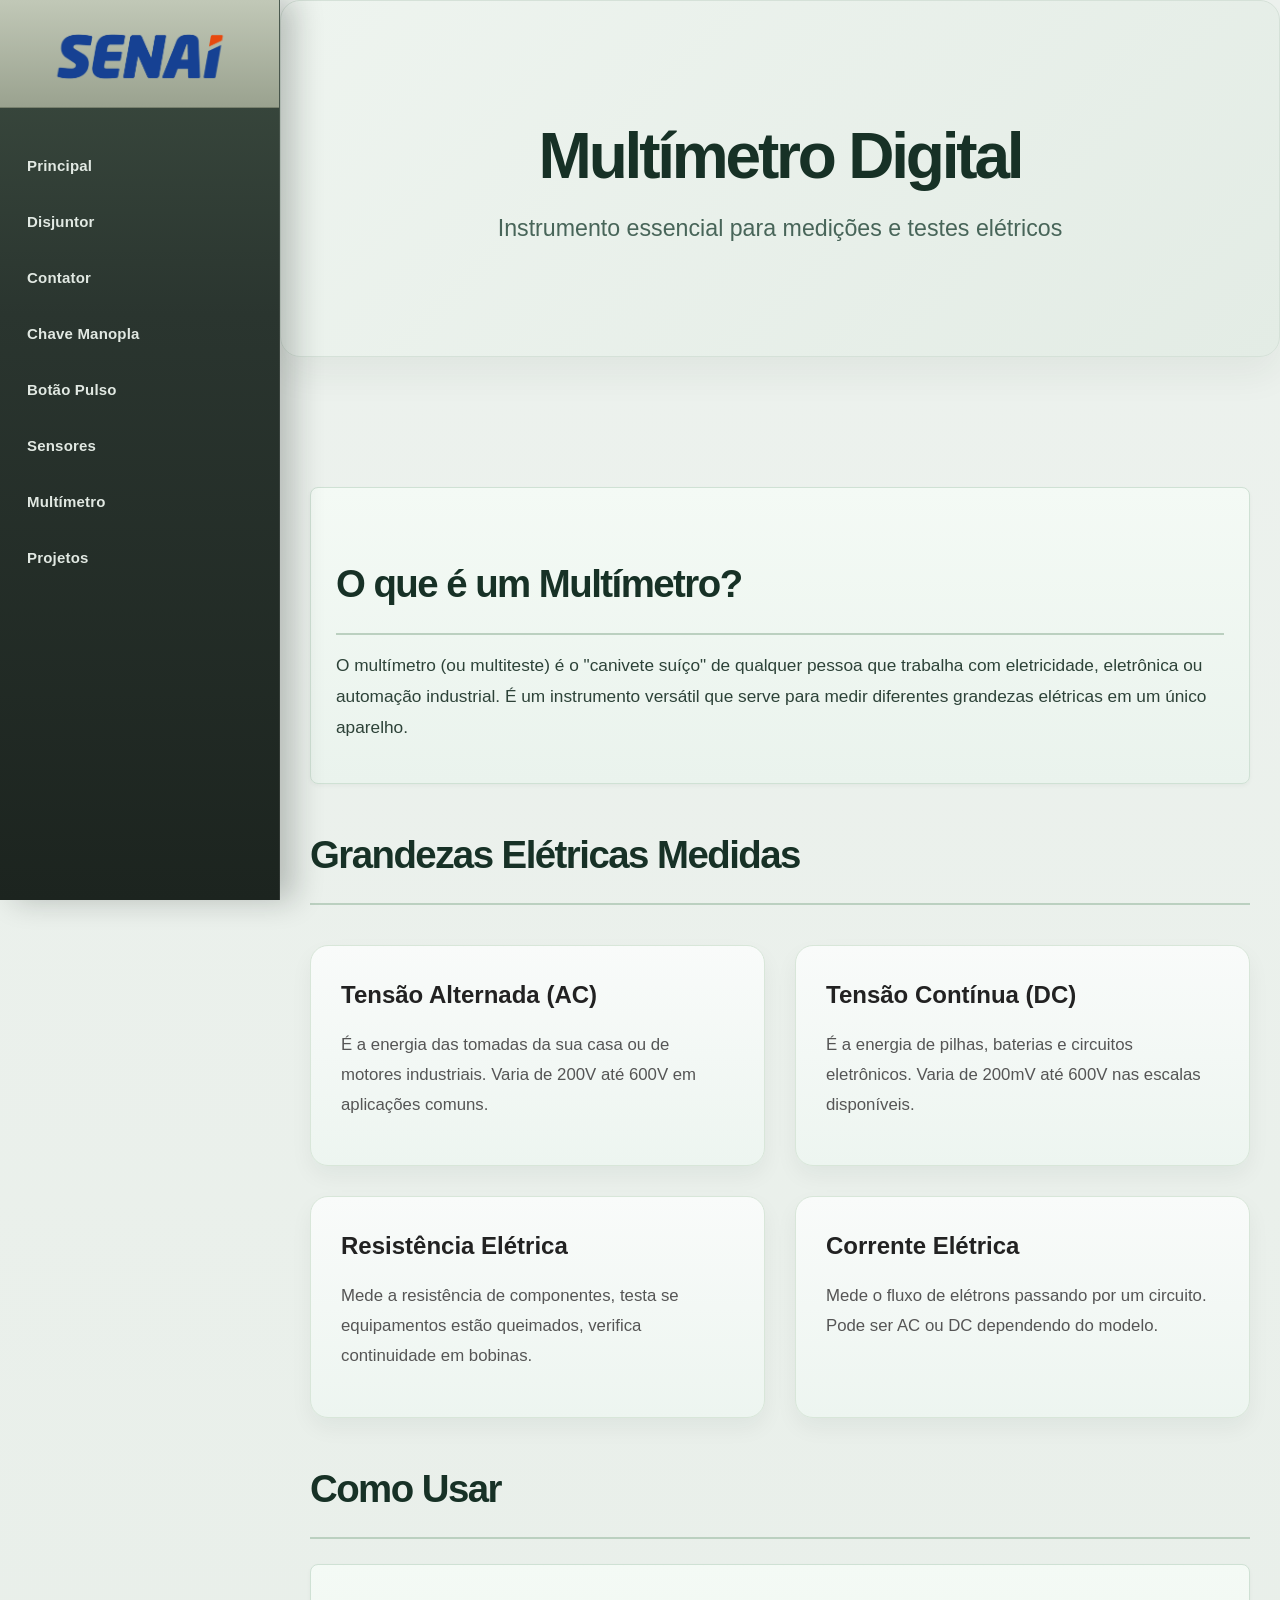
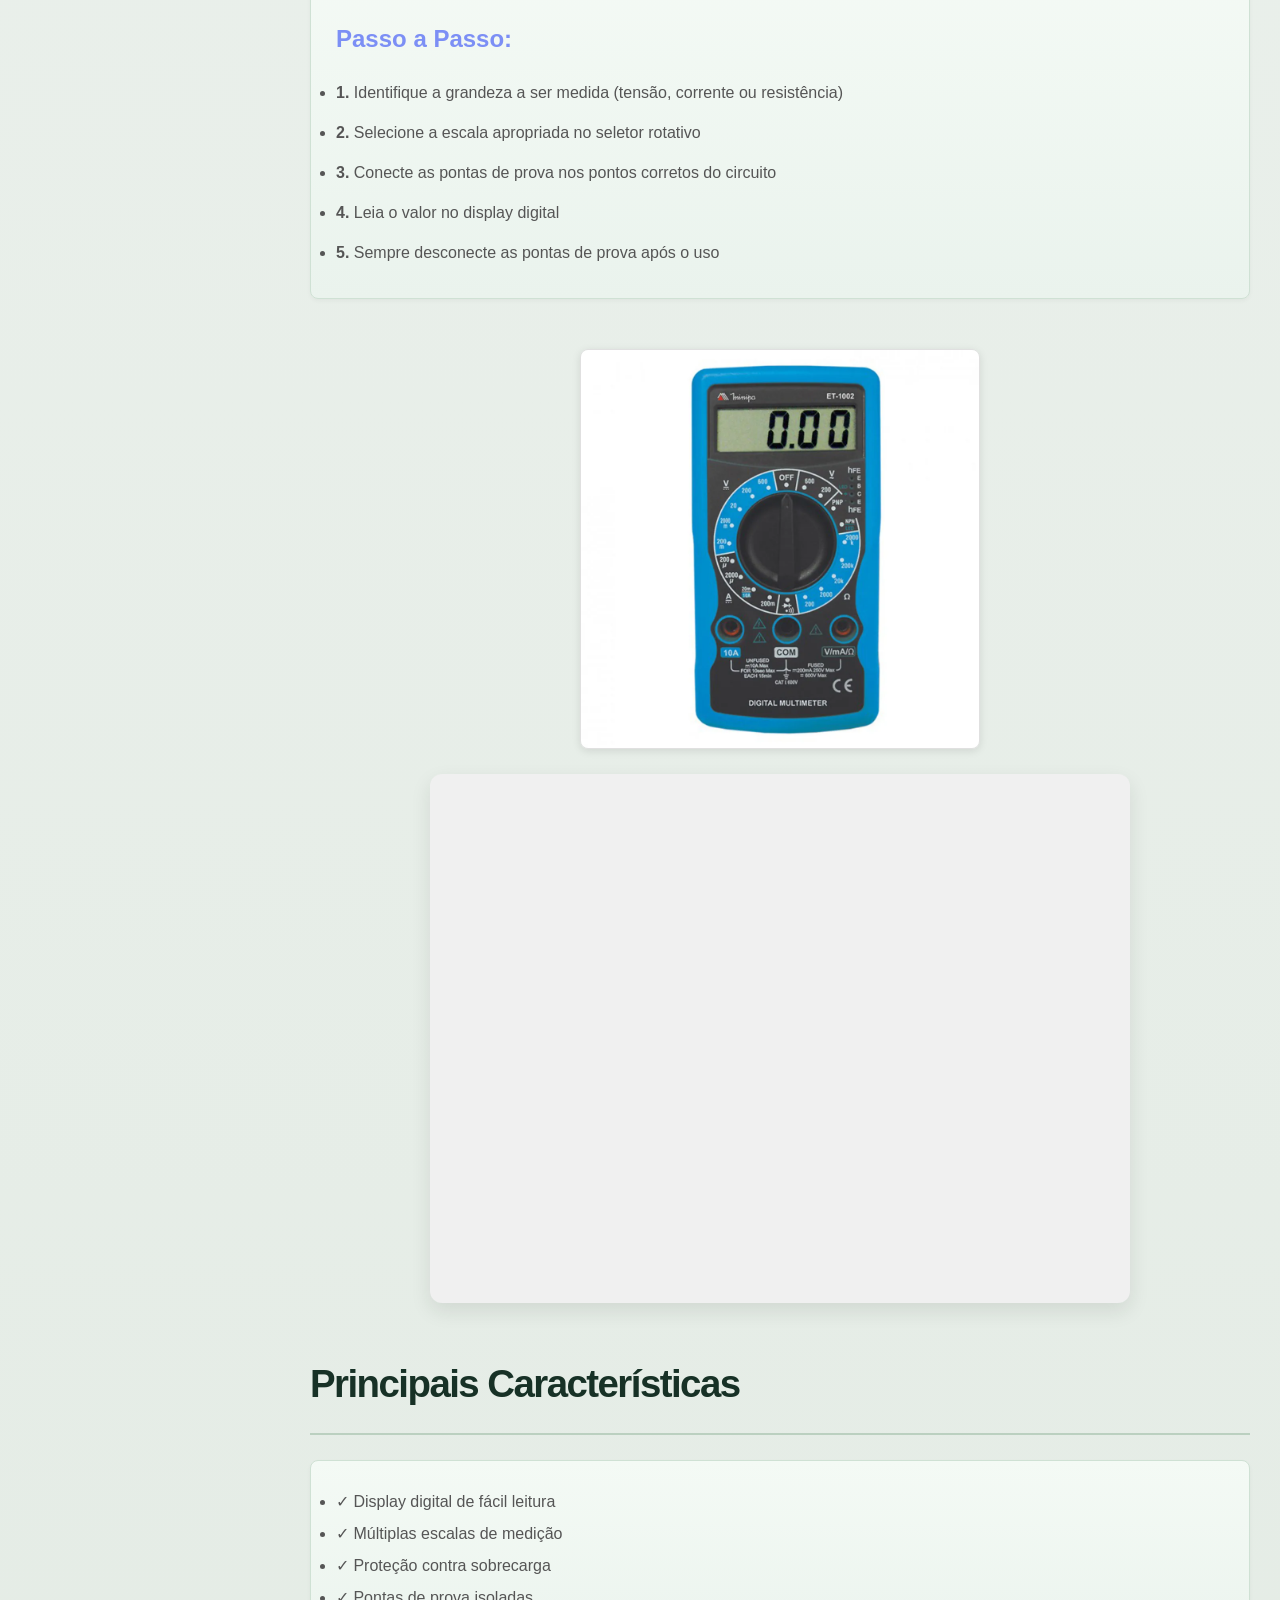
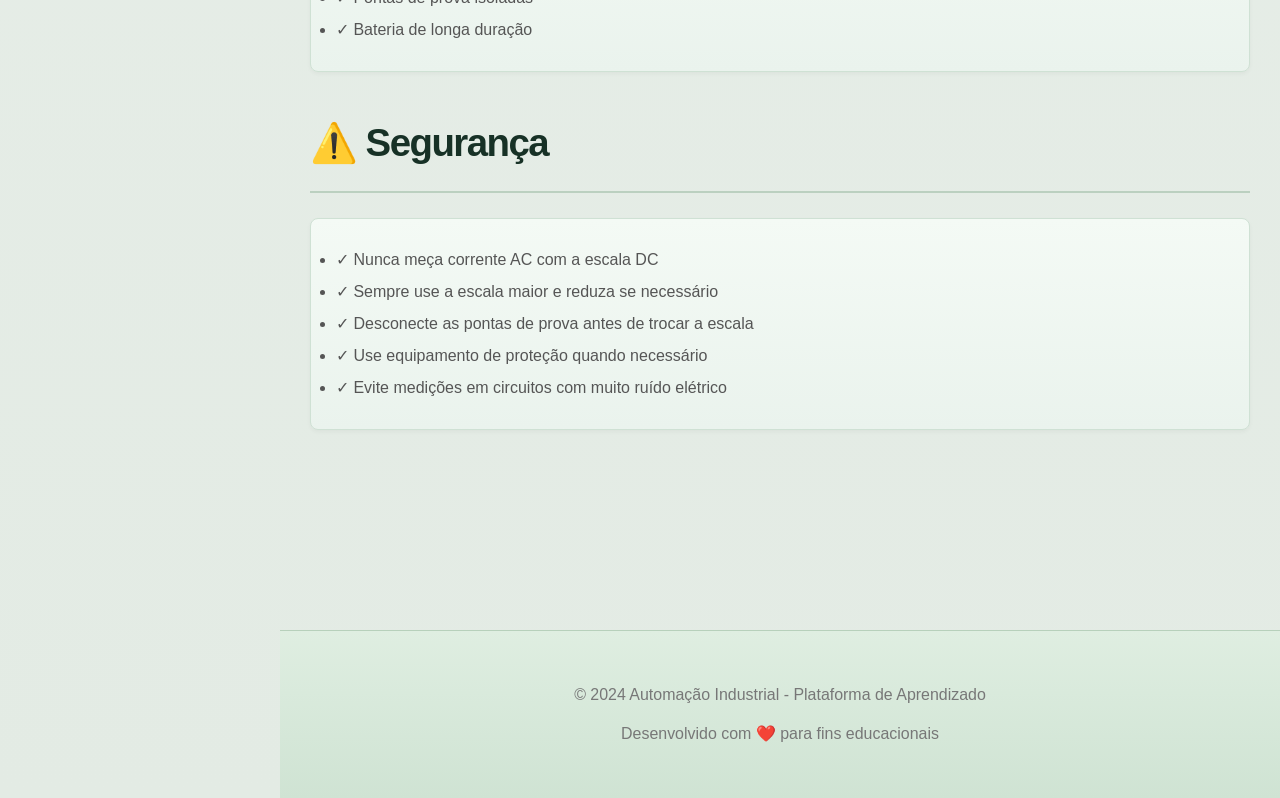
<file: HTML/multímetro.html>
<!DOCTYPE html>
<html lang="pt-BR">
<head>
    <meta charset="UTF-8">
    <meta name="viewport" content="width=device-width, initial-scale=1.0">
    <link rel="stylesheet" href="../style.css">
    <link rel="stylesheet" href="../videos.css">
    <title>Multímetro - Automação Industrial</title>
</head>
<body>
    <header>
        <div class="sidebar-logo">
            <img src="../IMG/senail  logo.png" alt="Logo SESI SENAI">
        </div>
        <nav>
            <a href="../index.html">Principal</a>
            <a href="./disjuntor.html">Disjuntor</a>
            <a href="./contador.html">Contator</a>
            <a href="./chave_manopla.html">Chave Manopla</a>
            <a href="./botao_pulso.html">Botão Pulso</a>
            <a href="./sensores.html">Sensores</a>
            <a href="./multímetro.html">Multímetro</a>
            <a href="../projetos.html">Projetos</a>
        </nav>
    </header>

    <div class="hero">
        <h1>Multímetro Digital</h1>
        <p>Instrumento essencial para medições e testes elétricos</p>
    </div>

    <div class="container">
        <div class="info-box">
            <h2>O que é um Multímetro?</h2>
            <p>
                O multímetro (ou multiteste) é o "canivete suíço" de qualquer pessoa que trabalha com eletricidade, eletrônica ou automação industrial. 
                É um instrumento versátil que serve para medir diferentes grandezas elétricas em um único aparelho.
            </p>
        </div>

        <h2>Grandezas Elétricas Medidas</h2>
        <div class="grid-container">
            <div class="card">
                <h3>Tensão Alternada (AC)</h3>
                <p>É a energia das tomadas da sua casa ou de motores industriais. Varia de 200V até 600V em aplicações comuns.</p>
            </div>
            <div class="card">
                <h3>Tensão Contínua (DC)</h3>
                <p>É a energia de pilhas, baterias e circuitos eletrônicos. Varia de 200mV até 600V nas escalas disponíveis.</p>
            </div>
            <div class="card">
                <h3>Resistência Elétrica</h3>
                <p>Mede a resistência de componentes, testa se equipamentos estão queimados, verifica continuidade em bobinas.</p>
            </div>
            <div class="card">
                <h3>Corrente Elétrica</h3>
                <p>Mede o fluxo de elétrons passando por um circuito. Pode ser AC ou DC dependendo do modelo.</p>
            </div>
        </div>

        <h2>Como Usar</h2>
        <div class="info-box">
            <h3 style="color: #7c8ff5;">Passo a Passo:</h3>
            <ul style="line-height: 2.5; color: #d0d0e0;">
                <li><strong>1.</strong> Identifique a grandeza a ser medida (tensão, corrente ou resistência)</li>
                <li><strong>2.</strong> Selecione a escala apropriada no seletor rotativo</li>
                <li><strong>3.</strong> Conecte as pontas de prova nos pontos corretos do circuito</li>
                <li><strong>4.</strong> Leia o valor no display digital</li>
                <li><strong>5.</strong> Sempre desconecte as pontas de prova após o uso</li>
            </ul>
        </div>

        <div style="text-align: center; margin: 50px 0;">
            <img src="./multimetro.png" alt="Multímetro" style="max-width: 400px;">
             <div class="video-container">
                <iframe src="https://www.youtube.com/embed/1WIWrmc-rBk?si=P_GPW8OlhBvQWHMK" title="YouTube video player" frameborder="0" allow="accelerometer; autoplay; clipboard-write; encrypted-media; gyroscope; picture-in-picture; web-share" referrerpolicy="strict-origin-when-cross-origin" allowfullscreen></iframe>
            </div>
        </div>

        <h2>Principais Características</h2>
        <div class="info-box">
            <ul style="line-height: 2; color: #d0d0e0;">
                <li>✓ Display digital de fácil leitura</li>
                <li>✓ Múltiplas escalas de medição</li>
                <li>✓ Proteção contra sobrecarga</li>
                <li>✓ Pontas de prova isoladas</li>
                <li>✓ Bateria de longa duração</li>
            </ul>
        </div>

        <h2>⚠️ Segurança</h2>
        <div class="info-box">
            <ul style="line-height: 2; color: #d0d0e0;">
                <li>✓ Nunca meça corrente AC com a escala DC</li>
                <li>✓ Sempre use a escala maior e reduza se necessário</li>
                <li>✓ Desconecte as pontas de prova antes de trocar a escala</li>
                <li>✓ Use equipamento de proteção quando necessário</li>
                <li>✓ Evite medições em circuitos com muito ruído elétrico</li>
            </ul>
        </div>

        <div style="text-align: center; margin-top: 40px;">
           
        </div>
    </div>

    <footer>
        <p>&copy; 2024 Automação Industrial - Plataforma de Aprendizado</p>
        <p>Desenvolvido com ❤️ para fins educacionais</p>
    </footer>
</body>
</html>
</body>
</html>
</file>
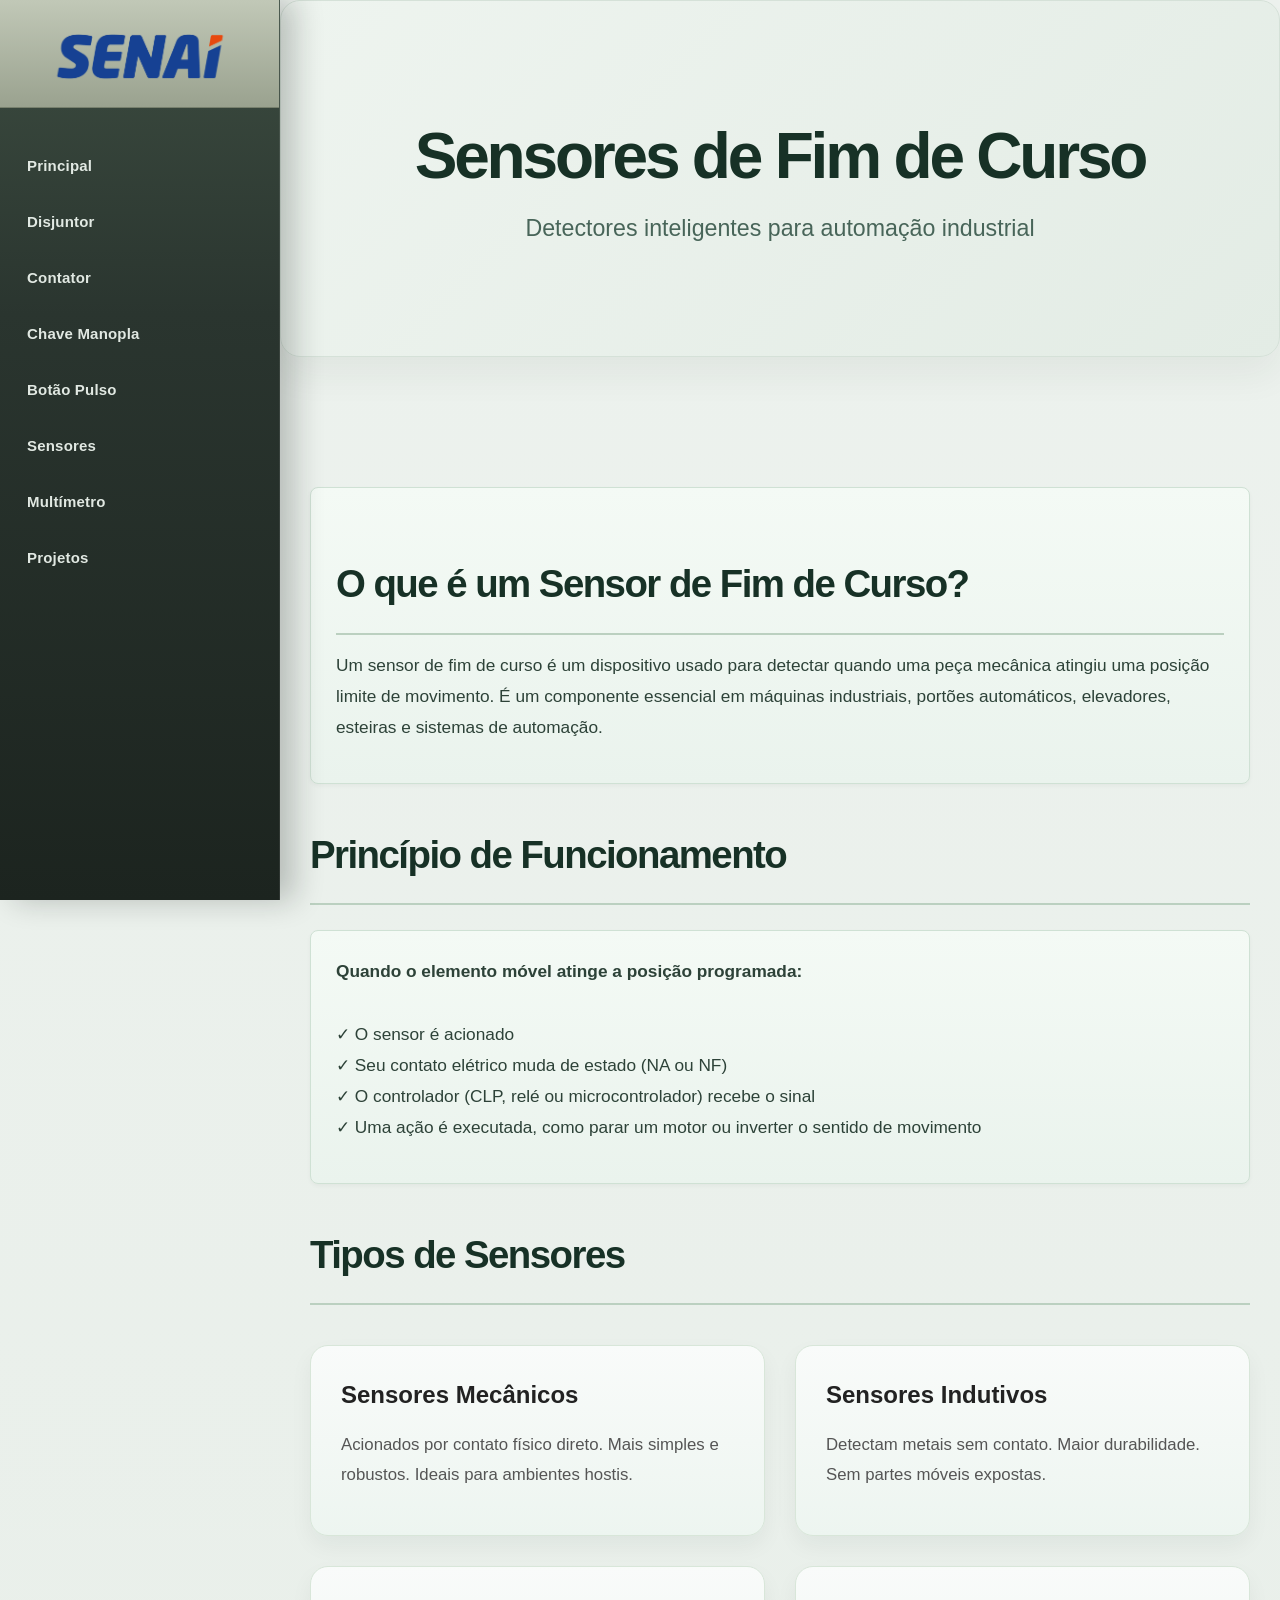
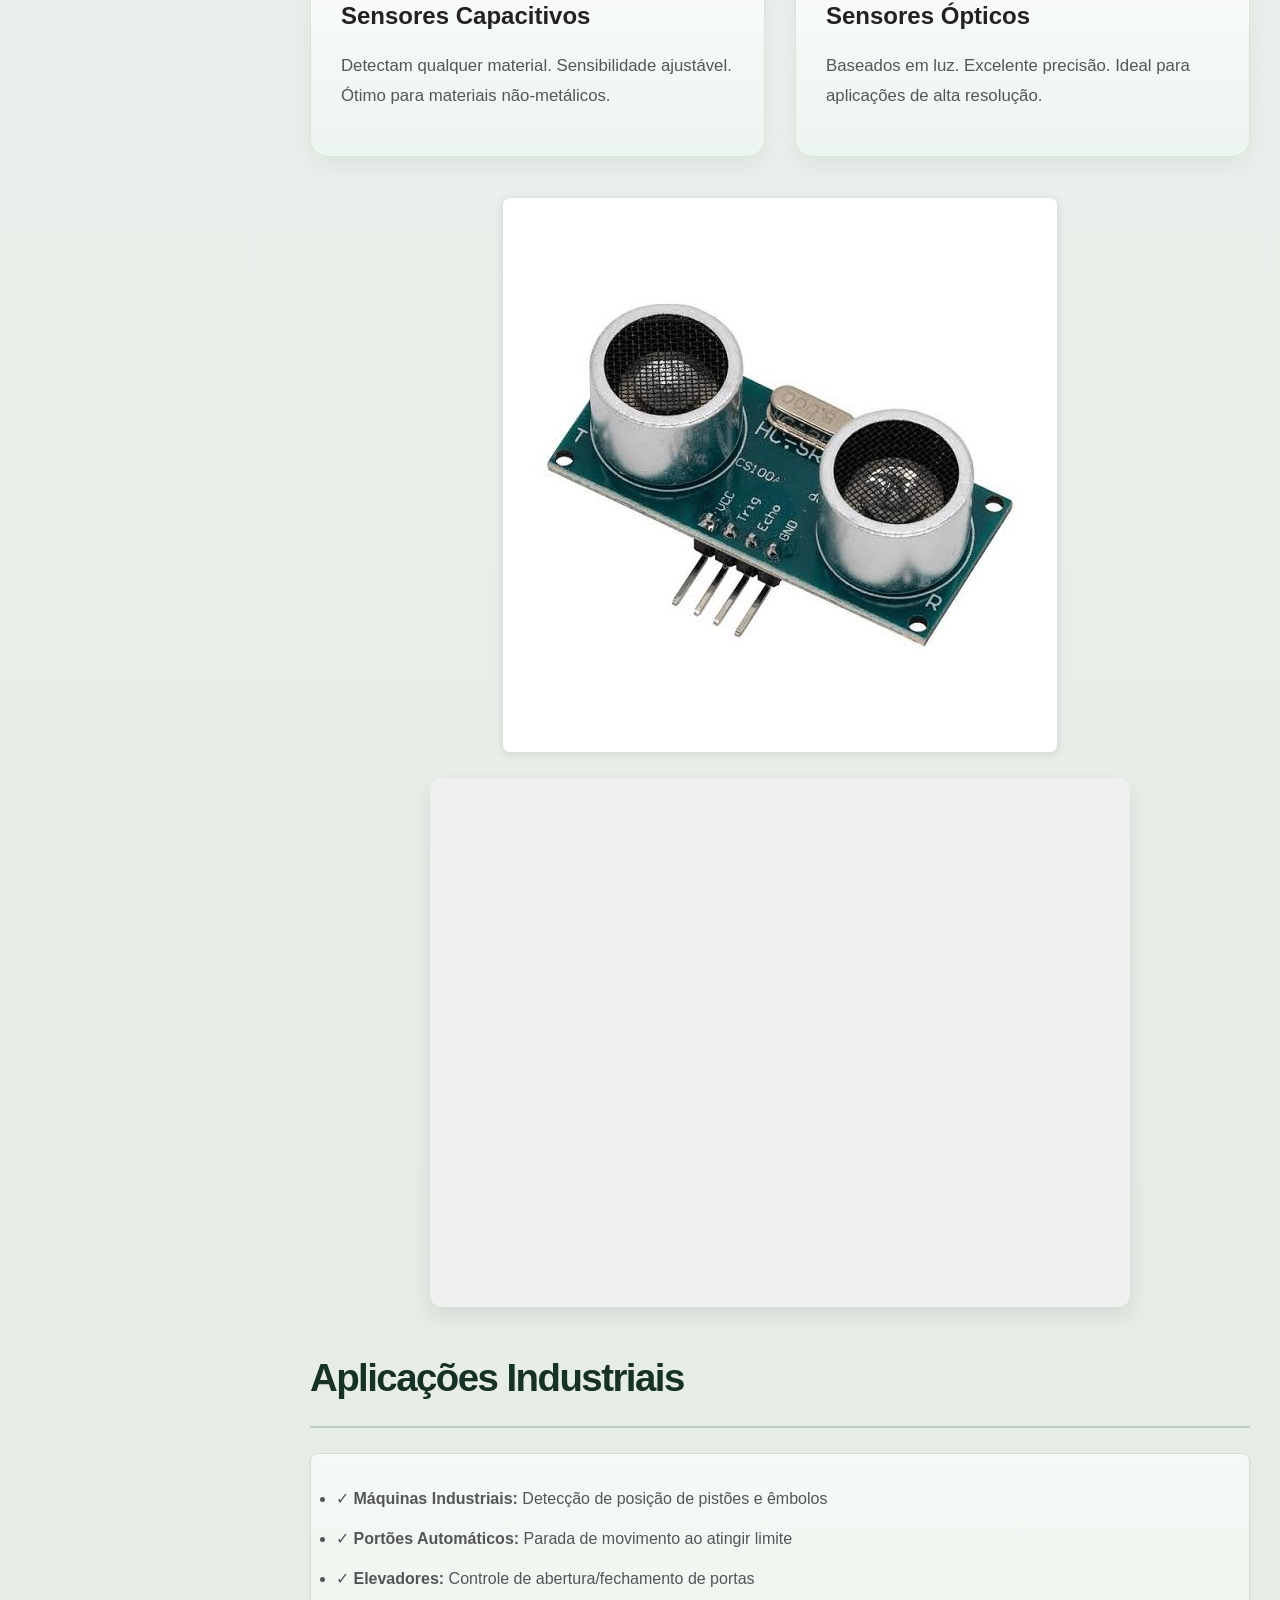
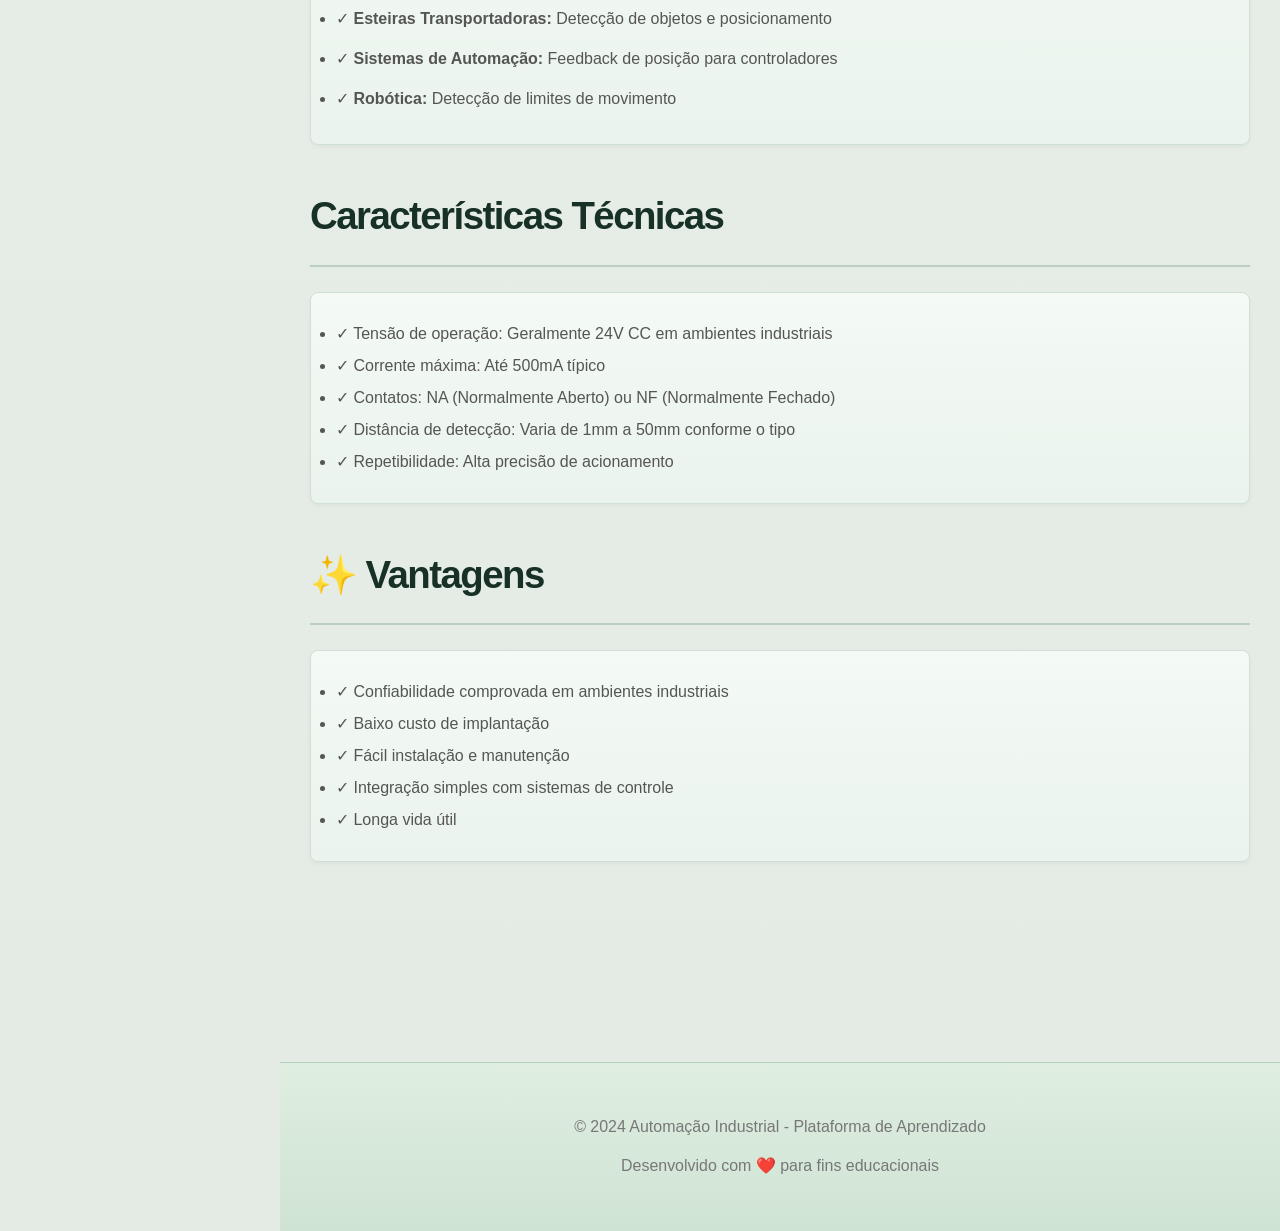
<file: HTML/sensores.html>
<!DOCTYPE html>
<html lang="pt-BR">
<head>
    <meta charset="UTF-8">
    <meta name="viewport" content="width=device-width, initial-scale=1.0">
    <link rel="stylesheet" href="../style.css">
    <link rel="stylesheet" href="../videos.css">
    <title>Sensores - Automação Industrial</title>
</head>
<body>
    <header>
        <div class="sidebar-logo">
            <img src="../IMG/senail  logo.png" alt="Logo SESI SENAI">
        </div>
        <nav>
            <a href="../index.html">Principal</a>
            <a href="./disjuntor.html">Disjuntor</a>
            <a href="./contador.html">Contator</a>
            <a href="./chave_manopla.html">Chave Manopla</a>
            <a href="./botao_pulso.html">Botão Pulso</a>
            <a href="./sensores.html">Sensores</a>
            <a href="./multímetro.html">Multímetro</a>
            <a href="../projetos.html">Projetos</a>
        </nav>
    </header>

    <div class="hero">
        <h1>Sensores de Fim de Curso</h1>
        <p>Detectores inteligentes para automação industrial</p>
    </div>

    <div class="container">
        <div class="info-box">
            <h2>O que é um Sensor de Fim de Curso?</h2>
            <p>
                Um sensor de fim de curso é um dispositivo usado para detectar quando uma peça mecânica atingiu uma posição limite de movimento. 
                É um componente essencial em máquinas industriais, portões automáticos, elevadores, esteiras e sistemas de automação.
            </p>
        </div>

        <h2>Princípio de Funcionamento</h2>
        <div class="info-box">
            <p>
                <strong>Quando o elemento móvel atinge a posição programada:</strong><br><br>
                ✓ O sensor é acionado<br>
                ✓ Seu contato elétrico muda de estado (NA ou NF)<br>
                ✓ O controlador (CLP, relé ou microcontrolador) recebe o sinal<br>
                ✓ Uma ação é executada, como parar um motor ou inverter o sentido de movimento
            </p>
        </div>

        <h2>Tipos de Sensores</h2>
        <div class="grid-container">
            <div class="card">
                <h3>Sensores Mecânicos</h3>
                <p>Acionados por contato físico direto. Mais simples e robustos. Ideais para ambientes hostis.</p>
            </div>
            <div class="card">
                <h3>Sensores Indutivos</h3>
                <p>Detectam metais sem contato. Maior durabilidade. Sem partes móveis expostas.</p>
            </div>
            <div class="card">
                <h3>Sensores Capacitivos</h3>
                <p>Detectam qualquer material. Sensibilidade ajustável. Ótimo para materiais não-metálicos.</p>
            </div>
            <div class="card">
                <h3>Sensores Ópticos</h3>
                <p>Baseados em luz. Excelente precisão. Ideal para aplicações de alta resolução.</p>
            </div>
        </div>

        <img src="../IMG/sensores.jpg" alt="">
            <div class="video-container">
                <iframe src="https://www.youtube.com/embed/xZl8q7Axfsw?si=_UdChJ7sJCxcrBFl" title="YouTube video player" frameborder="0" allow="accelerometer; autoplay; clipboard-write; encrypted-media; gyroscope; picture-in-picture; web-share" referrerpolicy="strict-origin-when-cross-origin" allowfullscreen></iframe>
            </div>

        <h2>Aplicações Industriais</h2>
        <div class="info-box">
            <ul style="line-height: 2.5; color: #d0d0e0;">
                <li>✓ <strong>Máquinas Industriais:</strong> Detecção de posição de pistões e êmbolos</li>
                <li>✓ <strong>Portões Automáticos:</strong> Parada de movimento ao atingir limite</li>
                <li>✓ <strong>Elevadores:</strong> Controle de abertura/fechamento de portas</li>
                <li>✓ <strong>Esteiras Transportadoras:</strong> Detecção de objetos e posicionamento</li>
                <li>✓ <strong>Sistemas de Automação:</strong> Feedback de posição para controladores</li>
                <li>✓ <strong>Robótica:</strong> Detecção de limites de movimento</li>
            </ul>
        </div>

        <h2>Características Técnicas</h2>
        <div class="info-box">
            <ul style="line-height: 2; color: #d0d0e0;">
                <li>✓ Tensão de operação: Geralmente 24V CC em ambientes industriais</li>
                <li>✓ Corrente máxima: Até 500mA típico</li>
                <li>✓ Contatos: NA (Normalmente Aberto) ou NF (Normalmente Fechado)</li>
                <li>✓ Distância de detecção: Varia de 1mm a 50mm conforme o tipo</li>
                <li>✓ Repetibilidade: Alta precisão de acionamento</li>
            </ul>
        </div>

        <h2>✨ Vantagens</h2>
        <div class="info-box">
            <ul style="line-height: 2; color: #d0d0e0;">
                <li>✓ Confiabilidade comprovada em ambientes industriais</li>
                <li>✓ Baixo custo de implantação</li>
                <li>✓ Fácil instalação e manutenção</li>
                <li>✓ Integração simples com sistemas de controle</li>
                <li>✓ Longa vida útil</li>
            </ul>
        </div>

        <div style="text-align: center; margin-top: 40px;">
        
        </div>
    </div>

    <footer>
        <p>&copy; 2024 Automação Industrial - Plataforma de Aprendizado</p>
        <p>Desenvolvido com ❤️ para fins educacionais</p>
    </footer>
</body>
</html>
</file>
<file: style.css>
/* ===== RESET E BASE ===== */
* {
    margin: 0;
    padding: 0;
    box-sizing: border-box;
}

html {
    scroll-behavior: smooth;
}

body {
    font-family: 'Segoe UI', 'Roboto', Arial, sans-serif;
    background: linear-gradient(180deg, #edf2ee 0%, #e3ebe4 100%);
    color: #1f2e27;
    line-height: 1.6;
    min-height: 100vh;
    margin-left: 0;
    padding-left: 0;
}

/* ===== SIDEBAR NAVEGAÇÃO ===== */
header {
    position: fixed;
    left: 0;
    top: 0;
    width: 280px;
    height: 100vh;
    background: linear-gradient(180deg, #3d4d41 0%, #2a352f 35%, #1c241f 100%);
    padding: 0;
    z-index: 1000;
    box-shadow: 14px 0 28px rgba(16, 23, 19, 0.24);
    border-right: 1px solid rgba(255, 255, 255, 0.08);
    overflow-y: auto;
    overflow-x: hidden;
}

header nav {
    display: flex;
    flex-direction: column;
    gap: 0;
    padding: 30px 0;
    width: 100%;
}

nav a {
    color: #edf4ee;
    text-decoration: none;
    padding: 16px 24px;
    transition: all 0.25s ease;
    font-weight: 600;
    position: relative;
    overflow: hidden;
    font-size: 15px;
    display: flex;
    align-items: center;
    gap: 12px;
    border-left: 3px solid transparent;
    letter-spacing: 0.2px;
    opacity: 0.94;
}

nav a::before {
    content: '';
    position: absolute;
    left: 0;
    top: 0;
    width: 0;
    height: 100%;
    background: linear-gradient(90deg, rgba(155, 178, 160, 0.18), rgba(155, 178, 160, 0.02));
    transition: width 0.25s ease;
}

nav a:hover {
    background: rgba(255, 255, 255, 0.05);
    color: #ffffff;
    border-left-color: #d6e7d8;
    transform: translateX(4px);
    opacity: 1;
}

nav a:hover::before {
    width: 100%;
}

nav a:hover::before {
    top: 100%;
}

/* Scroll suave no sidebar */
header::-webkit-scrollbar {
    width: 6px;
}

header::-webkit-scrollbar-track {
    background: #1d3d30;
}

header::-webkit-scrollbar-thumb {
    background: #a8c6b0;
    border-radius: 3px;
}

header::-webkit-scrollbar-thumb:hover {
    background: #d6ebdc;
}

/* ===== CONTAINER ===== */
.container {
    max-width: 1200px;
    margin: 0 auto;
    padding: 45px 30px 80px;
    margin-left: 280px;
}

.info-box {
    background: linear-gradient(180deg, #f5faf6 0%, #edf5ef 100%);
    border-radius: 18px;
    padding: 30px 28px;
    border: 1px solid #d5e3d8;
    box-shadow: 0 10px 24px rgba(31, 46, 39, 0.04);
    margin-top: 22px;
}

.info-box p {
    font-size: 1.08em;
    color: #2d4238;
}

/* ===== TÍTULOS ===== */
h1, h2, h3 {
    color: #173126;
    margin: 30px 0 15px 0;
    font-weight: 800;
}

h1 {
    font-size: 3.5em;
    color: #173126;
    margin-bottom: 25px;
    letter-spacing: -0.05em;
}

h2 {
    font-size: 2.4em;
    color: #173126;
    margin-top: 40px;
    border-bottom: 2px solid #bbd0c0;
    padding-bottom: 18px;
    letter-spacing: -0.04em;
}

h3 {
    font-size: 1.5em;
    color: #234131;
}

p {
    font-size: 1.05em;
    margin-bottom: 15px;
    line-height: 1.8;
    color: #555555;
}

/* ===== HERO SECTION ===== */
.hero {
    text-align: center;
    padding: 90px 40px 80px;
    background: linear-gradient(135deg, #eef4ef 0%, #e3ece5 100%);
    border-radius: 20px;
    margin-bottom: 60px;
    margin-left: 280px;
    border: 1px solid #d5e1d8;
    box-shadow: 0 18px 36px rgba(30, 46, 38, 0.06);
}

.hero h1 {
    font-size: 4em;
    margin-bottom: 20px;
    font-weight: 800;
    line-height: 1.1;
}

.hero p {
    font-size: 1.45em;
    color: #486559;
    max-width: 760px;
    margin: 0 auto 30px;
    line-height: 1.5;
}

/* ===== LOGO SIDEBAR ===== */
.sidebar-logo {
    padding: 18px 20px 12px;
    background: linear-gradient(180deg, #c1c8b7 0%, #9aa28f 100%);
    border-bottom: 1px solid #77806d;
    display: flex;
    justify-content: center;
    align-items: center;
}

.sidebar-logo img {
    width: 100%;
    max-width: 180px;
    height: auto;
    margin: 0;
    border: none;
    box-shadow: none;
    display: block;
    background: transparent;
}

/* ===== GRID DE CARDS ===== */
.grid-container {
    display: grid;
    grid-template-columns: repeat(auto-fit, minmax(300px, 1fr));
    gap: 30px;
    margin: 40px 0;
}

.card {
    background: linear-gradient(180deg, #f9fbfa 0%, #edf5f0 100%);
    padding: 30px;
    border-radius: 18px;
    border: 1px solid #d8e6d9;
    transition: all 0.3s ease;
    box-shadow: 0 10px 22px rgba(26, 38, 31, 0.05);
    position: relative;
    overflow: hidden;
}

.card::before {
    content: '';
    position: absolute;
    top: 0;
    left: -100%;
    width: 100%;
    height: 100%;
    background: linear-gradient(90deg, transparent, rgba(89, 126, 102, 0.09), transparent);
    transition: left 0.5s ease;
}

.card:hover {
    transform: translateY(-8px);
    border-color: #bccfc0;
    box-shadow: 0 18px 34px rgba(28, 42, 32, 0.09);
}

.card:hover::before {
    left: 100%;
}

.card h3 {
    color: #222222;
    margin-top: 0;
    margin-bottom: 15px;
}

/* ===== IMAGENS ===== */
img {
    max-width: 100%;
    height: auto;
    border-radius: 8px;
    border: 1px solid #e0e0e0;
    box-shadow: 0 2px 8px rgba(0, 0, 0, 0.1);
    transition: all 0.3s ease;
    display: block;
    margin: 20px auto;
}

img:hover {
    transform: scale(1.02);
    border-color: #cccccc;
    box-shadow: 0 4px 16px rgba(0, 0, 0, 0.15);
}

.grid-images {
    display: grid;
    grid-template-columns: repeat(auto-fit, minmax(280px, 1fr));
    gap: 25px;
    margin: 40px 0;
}

.img-card {
    background: linear-gradient(180deg, #f7faf8 0%, #eef5f0 100%);
    border-radius: 16px;
    overflow: hidden;
    border: 1px solid #d3e4d8;
    box-shadow: 0 10px 24px rgba(26, 38, 31, 0.05);
    transition: all 0.3s ease;
}

.img-card:hover {
    transform: translateY(-6px);
    box-shadow: 0 16px 30px rgba(26, 38, 31, 0.09);
}

.img-card:hover {
    transform: translateY(-5px);
    border-color: #d0d0d0;
    box-shadow: 0 4px 16px rgba(0, 0, 0, 0.12);
}

.img-card img {
    width: 100%;
    height: 250px;
    object-fit: cover;
    margin: 0;
    border: none;
    display: block;
}

.img-card h3 {
    padding: 20px;
    text-align: center;
    margin: 0;
    color: #222222;
    background: #f9f9f9;
}

.img-card p {
    padding: 0 20px 20px;
    font-size: 0.95em;
    color: #666666;
}

/* ===== BOTÕES ===== */
button, .btn {
    background: linear-gradient(180deg, #496d5a 0%, #2f4e3f 100%);
    color: #ffffff;
    border: none;
    padding: 14px 30px;
    border-radius: 10px;
    font-size: 1em;
    font-weight: 600;
    cursor: pointer;
    transition: all 0.3s ease;
    box-shadow: 0 8px 18px rgba(27, 42, 34, 0.12);
    text-decoration: none;
    display: inline-block;
    text-transform: uppercase;
    letter-spacing: 0.5px;
}

button:hover, .btn:hover {
    transform: translateY(-2px);
    box-shadow: 0 12px 24px rgba(27, 42, 34, 0.18);
    background: linear-gradient(180deg, #355544 0%, #243d32 100%);
}

button:active, .btn:active {
    transform: translateY(-1px);
}

/* ===== RODAPÉ ===== */
footer {
    background: linear-gradient(180deg, #dfeee1 0%, #cfe3d3 100%);
    color: #315343;
    text-align: center;
    padding: 40px 20px;
    margin-top: 80px;
    margin-left: 280px;
    border-top: 1px solid #b7d0bb;
    font-size: 0.95em;
}

footer p {
    margin: 10px 0;
    color: #777777;
}

/* ===== CAIXAS DE TEXTO ===== */
.texto-box, .info-box {
    border: 1px solid #cfe1d4;
    border-radius: 8px;
    padding: 25px;
    background: linear-gradient(180deg, #f4faf5 0%, #eaf3ed 100%);
    margin: 25px 0;
    box-shadow: 0 2px 4px rgba(0, 0, 0, 0.04);
    transition: all 0.3s ease;
}

.texto-box:hover, .info-box:hover {
    border-color: #d0d0d0;
    box-shadow: 0 4px 12px rgba(0, 0, 0, 0.08);
}

/* ===== LISTAS ===== */
ul {
    color: #555555;
}

ul li {
    color: #555555;
}

/* ===== RESPONSIVO ===== */
@media (max-width: 768px) {
    h1 {
        font-size: 2em;
    }

    h2 {
        font-size: 1.5em;
    }

    nav a {
        padding: 12px 20px;
        font-size: 14px;
    }

    .container {
        padding: 30px 20px;
        margin-left: 0;
    }

    .hero {
        padding: 50px 20px;
    }

    .grid-container,
    .grid-images {
        grid-template-columns: 1fr;
        gap: 20px;
    }

    header {
        width: 100%;
        height: auto;
        position: relative;
        border-right: none;
        border-bottom: 1px solid #e0e0e0;
        box-shadow: 0 2px 8px rgba(0, 0, 0, 0.1);
    }

    header nav {
        flex-direction: row;
        flex-wrap: wrap;
        gap: 5px;
        padding: 10px;
        justify-content: center;
    }

    nav a {
        padding: 10px 12px;
        font-size: 12px;
        border-left: none;
        border-bottom: 2px solid transparent;
    }

    nav a:hover {
        border-left: none;
        border-bottom-color: #999999;
        transform: translateY(-2px);
    }

    footer {
        margin-left: 0;
    }
}

video{
    width: 360px;
    height: 360px;
}
.logo {
    display: flex;
    justify-content: center;      /* Centraliza na horizontal */
    align-items: center;          /* Centraliza na vertical */
    margin-bottom: 2.5rem;        /* Espaço embaixo da logo */
    padding: 1.2rem;              /* Espaço interno ao redor */
    border-bottom: 2px solid var(--primary);  /* Linha azul embaixo */
    border-radius: 8px;           /* Cantos arredondados */
    background-color: rgba(0, 86, 166, 0.1); /* Fundo azul transparente */
    transition: all 0.3s ease;    /* Animação suave */
}

.logo img {
    height: 50px;        /* Altura da imagem */
    width: auto;         /* Largura automática */
    box-shadow: none !important;
    margin: 0 !important;
    transition: transform 0.3s ease;
}

.logo img:hover {
    transform: scale(1.1);  /* Aumenta quando passa o mouse */
}
</file>
<file: videos.css>
/* ===== VÍDEOS RESPONSIVOS ===== */
video {
    max-width: 100%;
    width: 100%;
    height: auto;
    border-radius: 12px;
    margin: 25px auto;
    box-shadow: 0 8px 20px rgba(26, 38, 31, 0.1);
    display: block;
}

.video-container {
    position: relative;
    width: 100%;
    max-width: 700px;
    padding-bottom: 56.25%;
    margin: 25px auto;
    background: #f0f0f0;
    border-radius: 12px;
    overflow: hidden;
    box-shadow: 0 8px 20px rgba(26, 38, 31, 0.1);
}

.video-container iframe {
    position: absolute;
    top: 0;
    left: 0;
    width: 100%;
    height: 100%;
    border: none;
}

/* Media queries para mobile */
@media (max-width: 768px) {
    .video-container {
        max-width: 100%;
        padding-bottom: 56.25%;
    }
    
    video {
        margin: 20px 0;
    }
}

@media (max-width: 480px) {
    .video-container {
        max-width: 100%;
        margin: 15px 0;
    }
    
    video {
        margin: 15px 0;
        border-radius: 10px;
    }
}
</file>
